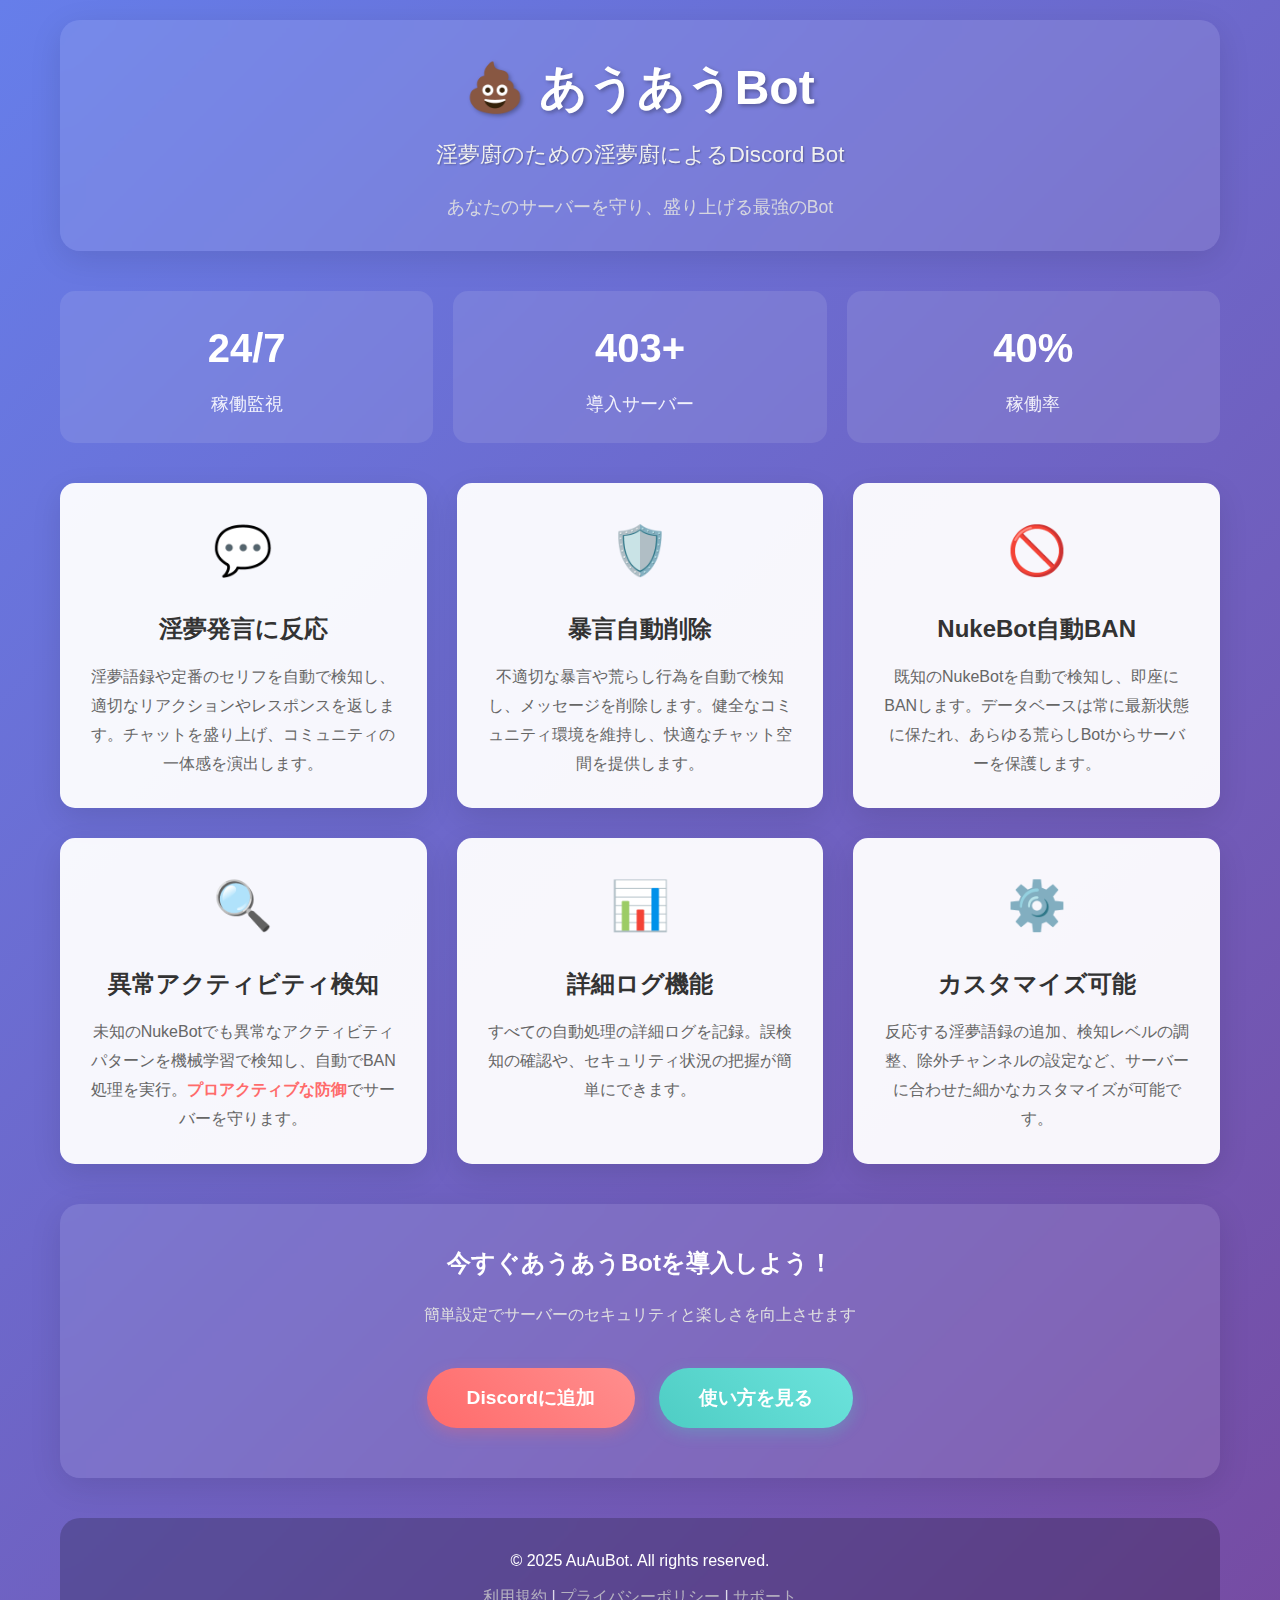
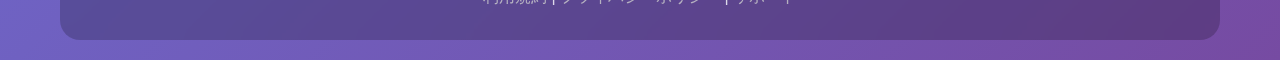
<file: index.html>
<!DOCTYPE html>
<html lang="ja">
<head>
    <meta charset="UTF-8">
    <meta name="viewport" content="width=device-width, initial-scale=1.0">
    <link rel=”icon” href=“/image/favicon.ico”>
    <title>あうあうBot - 淫夢廚のための淫夢廚によるDiscord Bot</title>
    <style>
        * {
            margin: 0;
            padding: 0;
            box-sizing: border-box;
        }

        body {
            font-family: 'Segoe UI', Tahoma, Geneva, Verdana, sans-serif;
            background: linear-gradient(135deg, #667eea 0%, #764ba2 100%);
            color: #333;
            line-height: 1.6;
        }

        .container {
            max-width: 1200px;
            margin: 0 auto;
            padding: 0 20px;
        }

        header {
            background: rgba(255, 255, 255, 0.1);
            backdrop-filter: blur(10px);
            border-radius: 20px;
            margin: 20px 0;
            padding: 30px;
            text-align: center;
            box-shadow: 0 8px 32px rgba(0, 0, 0, 0.1);
        }

        .logo {
            font-size: 3em;
            font-weight: bold;
            color: #fff;
            text-shadow: 2px 2px 4px rgba(0, 0, 0, 0.3);
            margin-bottom: 10px;
        }

        .tagline {
            font-size: 1.4em;
            color: #f0f0f0;
            margin-bottom: 20px;
            text-shadow: 1px 1px 2px rgba(0, 0, 0, 0.3);
        }

        .subtitle {
            font-size: 1.1em;
            color: #e0e0e0;
            opacity: 0.9;
        }

        .features {
            display: grid;
            grid-template-columns: repeat(auto-fit, minmax(300px, 1fr));
            gap: 30px;
            margin: 40px 0;
        }

        .feature-card {
            background: rgba(255, 255, 255, 0.95);
            border-radius: 15px;
            padding: 30px;
            box-shadow: 0 10px 30px rgba(0, 0, 0, 0.1);
            transition: transform 0.3s ease, box-shadow 0.3s ease;
        }

        .feature-card:hover {
            transform: translateY(-5px);
            box-shadow: 0 15px 40px rgba(0, 0, 0, 0.2);
        }

        .feature-icon {
            font-size: 3em;
            margin-bottom: 20px;
            text-align: center;
        }

        .feature-title {
            font-size: 1.5em;
            font-weight: bold;
            margin-bottom: 15px;
            color: #333;
            text-align: center;
        }

        .feature-description {
            color: #666;
            text-align: center;
            line-height: 1.8;
        }

        .cta-section {
            background: rgba(255, 255, 255, 0.1);
            backdrop-filter: blur(10px);
            border-radius: 20px;
            padding: 40px;
            text-align: center;
            margin: 40px 0;
            box-shadow: 0 8px 32px rgba(0, 0, 0, 0.1);
        }

        .cta-button {
            display: inline-block;
            background: linear-gradient(45deg, #ff6b6b, #ff8e8e);
            color: white;
            padding: 15px 40px;
            text-decoration: none;
            border-radius: 50px;
            font-weight: bold;
            font-size: 1.2em;
            transition: all 0.3s ease;
            box-shadow: 0 5px 15px rgba(255, 107, 107, 0.3);
            margin: 10px;
        }

        .cta-button:hover {
            transform: translateY(-2px);
            box-shadow: 0 8px 25px rgba(255, 107, 107, 0.4);
        }

        .cta-button.secondary {
            background: linear-gradient(45deg, #4ecdc4, #6ce3dc);
            box-shadow: 0 5px 15px rgba(78, 205, 196, 0.3);
        }

        .cta-button.secondary:hover {
            box-shadow: 0 8px 25px rgba(78, 205, 196, 0.4);
        }

        .stats {
            display: grid;
            grid-template-columns: repeat(auto-fit, minmax(200px, 1fr));
            gap: 20px;
            margin: 40px 0;
        }

        .stat-card {
            background: rgba(255, 255, 255, 0.1);
            backdrop-filter: blur(10px);
            border-radius: 15px;
            padding: 25px;
            text-align: center;
            color: white;
        }

        .stat-number {
            font-size: 2.5em;
            font-weight: bold;
            margin-bottom: 10px;
        }

        .stat-label {
            font-size: 1.1em;
            opacity: 0.9;
        }

        footer {
            background: rgba(0, 0, 0, 0.2);
            backdrop-filter: blur(10px);
            border-radius: 20px;
            padding: 30px;
            text-align: center;
            margin: 40px 0 20px 0;
            color: white;
        }

        .highlight {
            color: #ff6b6b;
            font-weight: bold;
        }

        @media (max-width: 768px) {
            .logo {
                font-size: 2em;
            }
            
            .tagline {
                font-size: 1.1em;
            }
            
            .features {
                grid-template-columns: 1fr;
            }
        }
    </style>
</head>
<body>
    <div class="container">
        <header>
            <div class="logo">💩 あうあうBot</div>
            <div class="tagline">淫夢廚のための淫夢廚によるDiscord Bot</div>
            <div class="subtitle">あなたのサーバーを守り、盛り上げる最強のBot</div>
        </header>

        <div class="stats">
            <div class="stat-card">
                <div class="stat-number">24/7</div>
                <div class="stat-label">稼働監視</div>
            </div>
            <div class="stat-card">
                <div class="stat-number">1000+</div>
                <div class="stat-label">導入サーバー</div>
            </div>
            <div class="stat-card">
                <div class="stat-number">99.9%</div>
                <div class="stat-label">稼働率</div>
            </div>
        </div>

        <div class="features">
            <div class="feature-card">
                <div class="feature-icon">💬</div>
                <div class="feature-title">淫夢発言に反応</div>
                <div class="feature-description">
                    淫夢語録や定番のセリフを自動で検知し、適切なリアクションやレスポンスを返します。チャットを盛り上げ、コミュニティの一体感を演出します。
                </div>
            </div>

            <div class="feature-card">
                <div class="feature-icon">🛡️</div>
                <div class="feature-title">暴言自動削除</div>
                <div class="feature-description">
                    不適切な暴言や荒らし行為を自動で検知し、メッセージを削除します。健全なコミュニティ環境を維持し、快適なチャット空間を提供します。
                </div>
            </div>

            <div class="feature-card">
                <div class="feature-icon">🚫</div>
                <div class="feature-title">NukeBot自動BAN</div>
                <div class="feature-description">
                    既知のNukeBotを自動で検知し、即座にBANします。データベースは常に最新状態に保たれ、あらゆる荒らしBotからサーバーを保護します。
                </div>
            </div>

            <div class="feature-card">
                <div class="feature-icon">🔍</div>
                <div class="feature-title">異常アクティビティ検知</div>
                <div class="feature-description">
                    未知のNukeBotでも異常なアクティビティパターンを機械学習で検知し、自動でBAN処理を実行。<span class="highlight">プロアクティブな防御</span>でサーバーを守ります。
                </div>
            </div>

            <div class="feature-card">
                <div class="feature-icon">📊</div>
                <div class="feature-title">詳細ログ機能</div>
                <div class="feature-description">
                    すべての自動処理の詳細ログを記録。誤検知の確認や、セキュリティ状況の把握が簡単にできます。
                </div>
            </div>

            <div class="feature-card">
                <div class="feature-icon">⚙️</div>
                <div class="feature-title">カスタマイズ可能</div>
                <div class="feature-description">
                    反応する淫夢語録の追加、検知レベルの調整、除外チャンネルの設定など、サーバーに合わせた細かなカスタマイズが可能です。
                </div>
            </div>
        </div>

        <div class="cta-section">
            <h2 style="color: white; margin-bottom: 20px;">今すぐあうあうBotを導入しよう！</h2>
            <p style="color: #e0e0e0; margin-bottom: 30px;">簡単設定でサーバーのセキュリティと楽しさを向上させます</p>
            <a href="#" class="cta-button">Discordに追加</a>
            <a href="#" class="cta-button secondary">使い方を見る</a>
        </div>

        <footer>
            <p>&copy; 2025 AuAuBot. All rights reserved.</p>
            <p style="margin-top: 10px; opacity: 0.8;">
                <a href="#" style="color: #ccc; text-decoration: none;">利用規約</a> | 
                <a href="#" style="color: #ccc; text-decoration: none;">プライバシーポリシー</a> | 
                <a href="#" style="color: #ccc; text-decoration: none;">サポート</a>
            </p>
        </footer>
    </div>

    <script>
        // 簡単なアニメーション効果
        document.addEventListener('DOMContentLoaded', function() {
            const cards = document.querySelectorAll('.feature-card');
            
            const observer = new IntersectionObserver((entries) => {
                entries.forEach(entry => {
                    if (entry.isIntersecting) {
                        entry.target.style.opacity = '1';
                        entry.target.style.transform = 'translateY(0)';
                    }
                });
            }, {
                threshold: 0.1
            });

            cards.forEach(card => {
                card.style.opacity = '0';
                card.style.transform = 'translateY(20px)';
                card.style.transition = 'all 0.6s ease';
                observer.observe(card);
            });

            // 統計数字のカウントアップ効果
            const statNumbers = document.querySelectorAll('.stat-number');
            statNumbers.forEach(stat => {
                const finalValue = stat.textContent;
                if (finalValue.includes('+')) {
                    const number = parseInt(finalValue.replace('+', ''));
                    animateNumber(stat, 0, number, '+');
                } else if (finalValue.includes('%')) {
                    const number = parseFloat(finalValue.replace('%', ''));
                    animateNumber(stat, 0, number, '%');
                } else if (finalValue.includes('/')) {
                    // 24/7の場合はそのまま
                    return;
                }
            });
        });

        function animateNumber(element, start, end, suffix) {
            const duration = 2000;
            const startTime = Date.now();
            
            const update = () => {
                const elapsed = Date.now() - startTime;
                const progress = Math.min(elapsed / duration, 1);
                const current = Math.floor(start + (end - start) * progress);
                
                element.textContent = current + suffix;
                
                if (progress < 1) {
                    requestAnimationFrame(update);
                }
            };
            
            update();
        }
    </script>
</body>
</html>
</file>
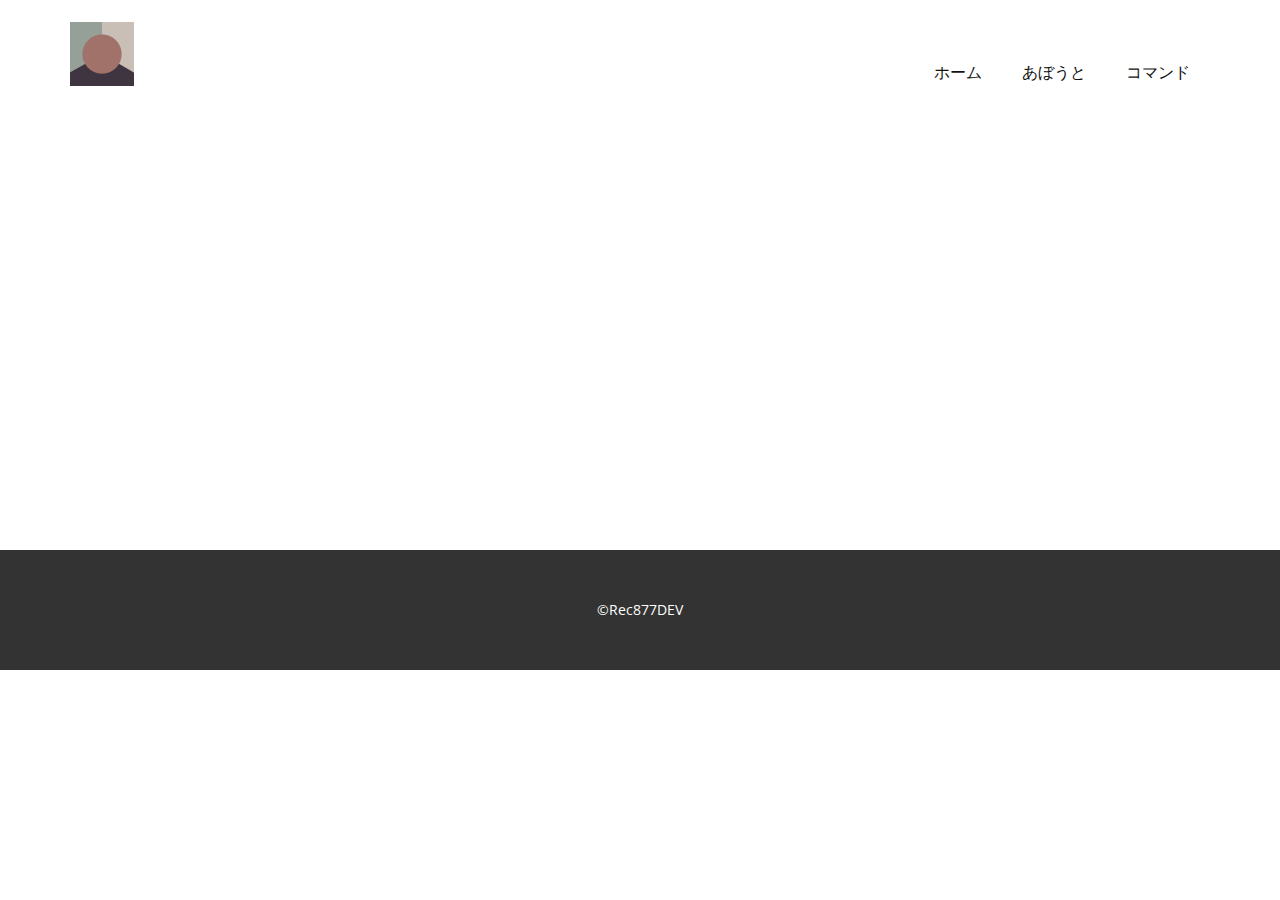
<file: About.html>
<!DOCTYPE html>
<html style="font-size: 16px;" lang="ja-JP"><head>
    <meta name="viewport" content="width=device-width, initial-scale=1.0">
    <meta charset="utf-8">
    <meta name="keywords" content="">
    <meta name="description" content="淫夢要素と荒らし対策をほどほどに備えたDiscord Bot">
    <title>About</title>
    <link rel="stylesheet" href="nicepage.css" media="screen">
<link rel="stylesheet" href="About.css" media="screen">
    <script class="u-script" type="text/javascript" src="jquery.js" defer=""></script>
    <script class="u-script" type="text/javascript" src="nicepage.js" defer=""></script>
    <meta name="generator" content="Nicepage 7.11.4, nicepage.com">
    <link rel="icon" href="images/bot.png">
    
    
    
    <link id="u-theme-google-font" rel="stylesheet" href="https://fonts.googleapis.com/css?family=Roboto:100,100i,200,200i,300,300i,400,400i,500,500i,600,600i,700,700i,800,800i,900,900i|Open+Sans:300,300i,400,400i,500,500i,600,600i,700,700i,800,800i">
    <script type="application/ld+json">{
		"@context": "http://schema.org",
		"@type": "Organization",
		"name": "あうあうBot - 清潔なDiscord Bot",
		"logo": "images/bot.png?rand=2789"
}</script>
    <meta name="theme-color" content="#478ac9">
    <meta property="og:title" content="About">
    <meta property="og:description" content="淫夢要素と荒らし対策をほどほどに備えたDiscord Bot">
    <meta property="og:type" content="website">
  <meta data-intl-tel-input-cdn-path="intlTelInput/"></head>
  <body data-path-to-root="./" data-include-products="false" class="u-body u-clearfix u-xl-mode" data-lang="ja"><header class="u-clearfix u-header u-header" id="header"><div class="u-clearfix u-sheet u-valign-middle-lg u-valign-middle-md u-valign-middle-sm u-valign-middle-xs u-sheet-1">
        <a href="#" class="u-image u-logo u-image-1" data-image-width="256" data-image-height="256">
          <img src="images/bot.png?rand=2789" class="u-logo-image u-logo-image-1">
        </a>
        <nav class="u-menu u-menu-one-level u-offcanvas u-menu-1" role="navigation">
          <div class="menu-collapse" style="font-size: 1rem; letter-spacing: 0px;">
            <a class="u-button-style u-custom-left-right-menu-spacing u-custom-padding-bottom u-custom-text-active-color u-custom-text-hover-color u-custom-top-bottom-menu-spacing u-hamburger-link u-nav-link u-text-active-palette-1-base u-text-hover-palette-2-base" href="#" tabindex="-1" aria-label="Open menu" aria-controls="4fda">
              <svg class="u-svg-link" viewBox="0 0 24 24"><use xlink:href="#menu-hamburger"></use></svg>
              <svg class="u-svg-content" version="1.1" id="menu-hamburger" viewBox="0 0 16 16" x="0px" y="0px" xmlns:xlink="http://www.w3.org/1999/xlink" xmlns="http://www.w3.org/2000/svg"><g><rect y="1" width="16" height="2"></rect><rect y="7" width="16" height="2"></rect><rect y="13" width="16" height="2"></rect>
</g></svg>
            </a>
          </div>
          <div class="u-custom-menu u-nav-container">
            <ul class="u-nav u-unstyled u-nav-1" role="menubar"><li role="none" class="u-nav-item"><a role="menuitem" class="u-button-style u-nav-link u-text-active-custom-color-2 u-text-hover-custom-color-1" href="./" style="padding: 10px 20px;">ホーム</a>
</li><li role="none" class="u-nav-item"><a role="menuitem" class="u-button-style u-nav-link u-text-active-custom-color-2 u-text-hover-custom-color-1" href="./" style="padding: 10px 20px;">あぼうと</a>
</li><li role="none" class="u-nav-item"><a role="menuitem" class="u-button-style u-nav-link u-text-active-custom-color-2 u-text-hover-custom-color-1" href="./" style="padding: 10px 20px;">コマンド</a>
</li></ul>
          </div>
          <div class="u-custom-menu u-nav-container-collapse" id="4fda" role="region" aria-label="Menu panel">
            <div class="u-black u-container-style u-inner-container-layout u-opacity u-opacity-95 u-sidenav">
              <div class="u-inner-container-layout u-sidenav-overflow">
                <div class="u-menu-close" tabindex="-1" aria-label="Close menu"></div>
                <ul class="u-align-center u-nav u-popupmenu-items u-unstyled u-nav-2" role="menubar"><li role="none" class="u-nav-item"><a role="menuitem" class="u-button-style u-nav-link" href="./">ホーム</a>
</li><li role="none" class="u-nav-item"><a role="menuitem" class="u-button-style u-nav-link" href="./">あぼうと</a>
</li><li role="none" class="u-nav-item"><a role="menuitem" class="u-button-style u-nav-link" href="./">コマンド</a>
</li></ul>
              </div>
            </div>
            <div class="u-black u-menu-overlay u-opacity u-opacity-70"></div>
          </div>
        </nav>
      </div></header>
    <section class="u-clearfix u-section-1" id="block-1">
      <div class="u-clearfix u-sheet u-sheet-1"></div>
    </section>
    
    
    
    <footer class="u-align-center u-clearfix u-container-align-center u-footer u-grey-80 u-footer" id="footer"><div class="u-clearfix u-sheet u-valign-middle-lg u-valign-middle-md u-valign-middle-sm u-sheet-1">
        <p class="u-small-text u-text u-text-variant u-text-1">©Rec877DEV</p>
      </div></footer>
  
</body></html>
</file>
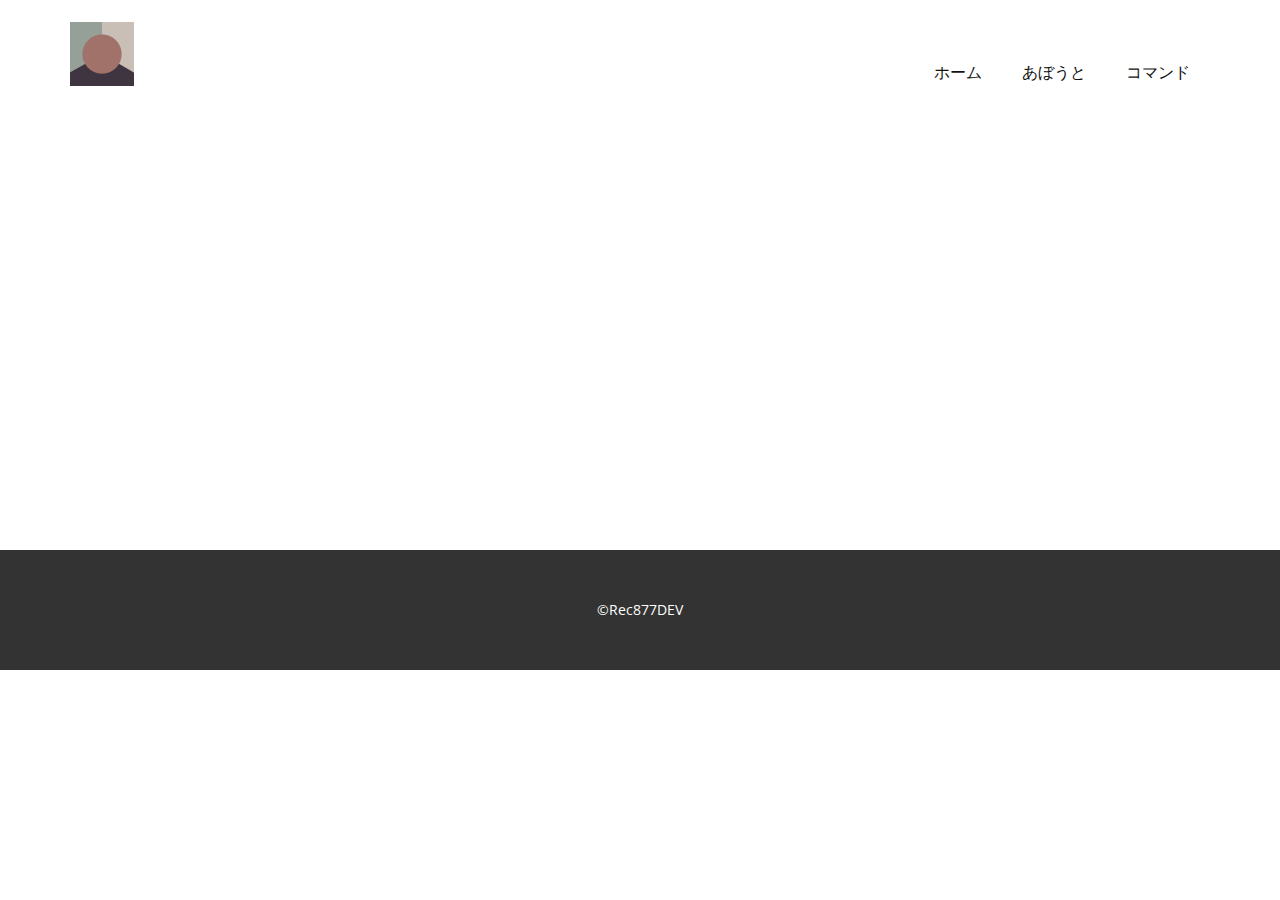
<file: commands.html>
<!DOCTYPE html>
<html style="font-size: 16px;" lang="ja-JP"><head>
    <meta name="viewport" content="width=device-width, initial-scale=1.0">
    <meta charset="utf-8">
    <meta name="keywords" content="">
    <meta name="description" content="淫夢要素と荒らし対策をほどほどに備えたDiscord Bot">
    <title>commands</title>
    <link rel="stylesheet" href="nicepage.css" media="screen">
<link rel="stylesheet" href="commands.css" media="screen">
    <script class="u-script" type="text/javascript" src="jquery.js" defer=""></script>
    <script class="u-script" type="text/javascript" src="nicepage.js" defer=""></script>
    <meta name="generator" content="Nicepage 7.11.4, nicepage.com">
    <link rel="icon" href="images/bot.png">
    
    
    
    <link id="u-theme-google-font" rel="stylesheet" href="https://fonts.googleapis.com/css?family=Roboto:100,100i,200,200i,300,300i,400,400i,500,500i,600,600i,700,700i,800,800i,900,900i|Open+Sans:300,300i,400,400i,500,500i,600,600i,700,700i,800,800i">
    <script type="application/ld+json">{
		"@context": "http://schema.org",
		"@type": "Organization",
		"name": "あうあうBot - 清潔なDiscord Bot",
		"logo": "images/bot.png?rand=2789"
}</script>
    <meta name="theme-color" content="#478ac9">
    <meta property="og:title" content="commands">
    <meta property="og:description" content="淫夢要素と荒らし対策をほどほどに備えたDiscord Bot">
    <meta property="og:type" content="website">
  <meta data-intl-tel-input-cdn-path="intlTelInput/"></head>
  <body data-path-to-root="./" data-include-products="false" class="u-body u-xl-mode" data-lang="ja"><header class="u-clearfix u-header u-header" id="header"><div class="u-clearfix u-sheet u-valign-middle-lg u-valign-middle-md u-valign-middle-sm u-valign-middle-xs u-sheet-1">
        <a href="#" class="u-image u-logo u-image-1" data-image-width="256" data-image-height="256">
          <img src="images/bot.png?rand=2789" class="u-logo-image u-logo-image-1">
        </a>
        <nav class="u-menu u-menu-one-level u-offcanvas u-menu-1" role="navigation">
          <div class="menu-collapse" style="font-size: 1rem; letter-spacing: 0px;">
            <a class="u-button-style u-custom-left-right-menu-spacing u-custom-padding-bottom u-custom-text-active-color u-custom-text-hover-color u-custom-top-bottom-menu-spacing u-hamburger-link u-nav-link u-text-active-palette-1-base u-text-hover-palette-2-base" href="#" tabindex="-1" aria-label="Open menu" aria-controls="4fda">
              <svg class="u-svg-link" viewBox="0 0 24 24"><use xlink:href="#menu-hamburger"></use></svg>
              <svg class="u-svg-content" version="1.1" id="menu-hamburger" viewBox="0 0 16 16" x="0px" y="0px" xmlns:xlink="http://www.w3.org/1999/xlink" xmlns="http://www.w3.org/2000/svg"><g><rect y="1" width="16" height="2"></rect><rect y="7" width="16" height="2"></rect><rect y="13" width="16" height="2"></rect>
</g></svg>
            </a>
          </div>
          <div class="u-custom-menu u-nav-container">
            <ul class="u-nav u-unstyled u-nav-1" role="menubar"><li role="none" class="u-nav-item"><a role="menuitem" class="u-button-style u-nav-link u-text-active-custom-color-2 u-text-hover-custom-color-1" href="./" style="padding: 10px 20px;">ホーム</a>
</li><li role="none" class="u-nav-item"><a role="menuitem" class="u-button-style u-nav-link u-text-active-custom-color-2 u-text-hover-custom-color-1" href="./" style="padding: 10px 20px;">あぼうと</a>
</li><li role="none" class="u-nav-item"><a role="menuitem" class="u-button-style u-nav-link u-text-active-custom-color-2 u-text-hover-custom-color-1" href="./" style="padding: 10px 20px;">コマンド</a>
</li></ul>
          </div>
          <div class="u-custom-menu u-nav-container-collapse" id="4fda" role="region" aria-label="Menu panel">
            <div class="u-black u-container-style u-inner-container-layout u-opacity u-opacity-95 u-sidenav">
              <div class="u-inner-container-layout u-sidenav-overflow">
                <div class="u-menu-close" tabindex="-1" aria-label="Close menu"></div>
                <ul class="u-align-center u-nav u-popupmenu-items u-unstyled u-nav-2" role="menubar"><li role="none" class="u-nav-item"><a role="menuitem" class="u-button-style u-nav-link" href="./">ホーム</a>
</li><li role="none" class="u-nav-item"><a role="menuitem" class="u-button-style u-nav-link" href="./">あぼうと</a>
</li><li role="none" class="u-nav-item"><a role="menuitem" class="u-button-style u-nav-link" href="./">コマンド</a>
</li></ul>
              </div>
            </div>
            <div class="u-black u-menu-overlay u-opacity u-opacity-70"></div>
          </div>
        </nav>
      </div></header>
    <section class="u-clearfix u-section-1" id="block-2">
      <div class="u-clearfix u-sheet u-sheet-1"></div>
    </section>
    
    
    
    <footer class="u-align-center u-clearfix u-container-align-center u-footer u-grey-80 u-footer" id="footer"><div class="u-clearfix u-sheet u-valign-middle-lg u-valign-middle-md u-valign-middle-sm u-sheet-1">
        <p class="u-small-text u-text u-text-variant u-text-1">©Rec877DEV</p>
      </div></footer>
  
</body></html>
</file>
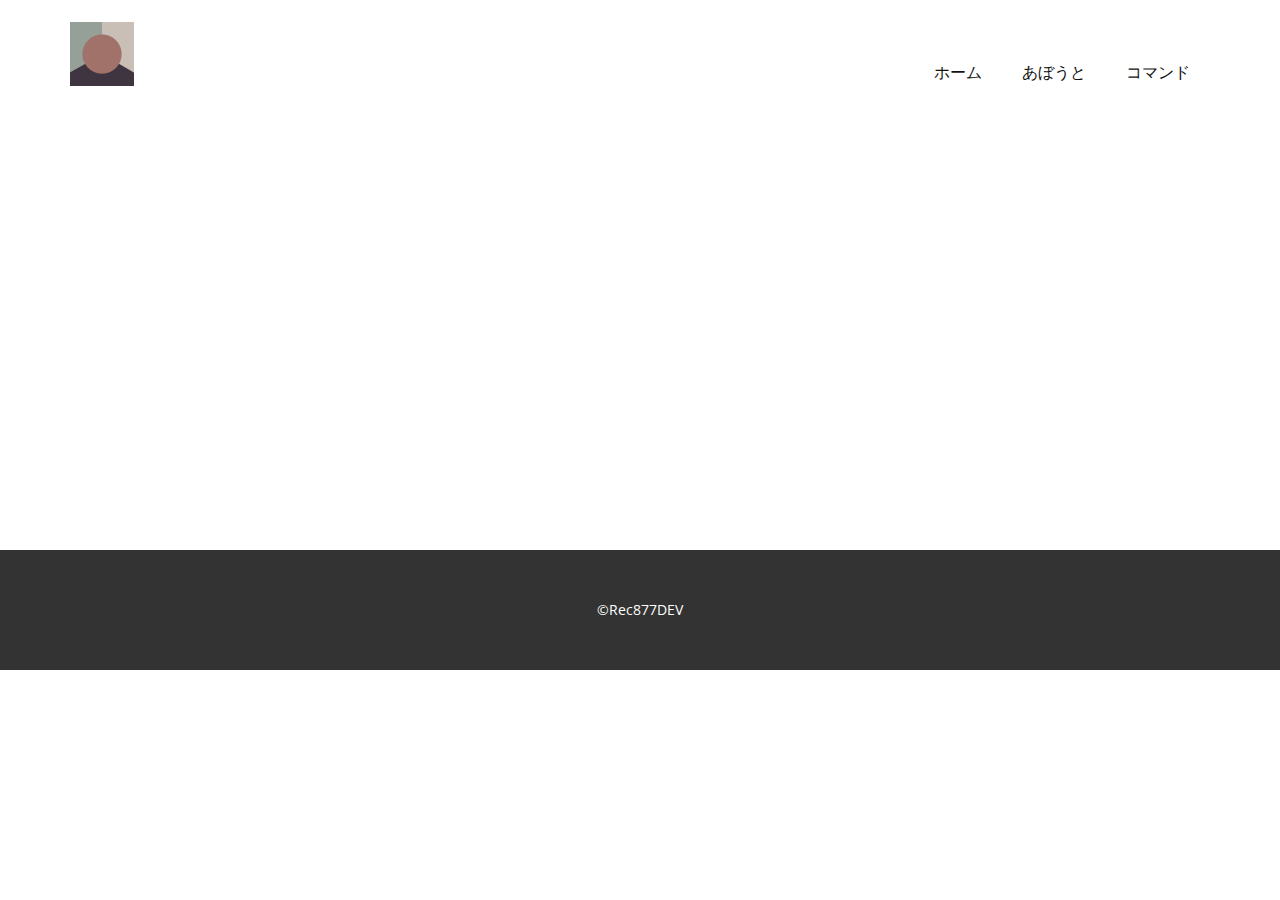
<file: Contact.html>
<!DOCTYPE html>
<html style="font-size: 16px;" lang="ja-JP"><head>
    <meta name="viewport" content="width=device-width, initial-scale=1.0">
    <meta charset="utf-8">
    <meta name="keywords" content="">
    <meta name="description" content="淫夢要素と荒らし対策をほどほどに備えたDiscord Bot">
    <title>Contact</title>
    <link rel="stylesheet" href="nicepage.css" media="screen">
<link rel="stylesheet" href="Contact.css" media="screen">
    <script class="u-script" type="text/javascript" src="jquery.js" defer=""></script>
    <script class="u-script" type="text/javascript" src="nicepage.js" defer=""></script>
    <meta name="generator" content="Nicepage 7.11.4, nicepage.com">
    <link rel="icon" href="images/bot.png">
    
    
    
    <link id="u-theme-google-font" rel="stylesheet" href="https://fonts.googleapis.com/css?family=Roboto:100,100i,200,200i,300,300i,400,400i,500,500i,600,600i,700,700i,800,800i,900,900i|Open+Sans:300,300i,400,400i,500,500i,600,600i,700,700i,800,800i">
    <script type="application/ld+json">{
		"@context": "http://schema.org",
		"@type": "Organization",
		"name": "あうあうBot - 清潔なDiscord Bot",
		"logo": "images/bot.png?rand=2789"
}</script>
    <meta name="theme-color" content="#478ac9">
    <meta property="og:title" content="Contact">
    <meta property="og:description" content="淫夢要素と荒らし対策をほどほどに備えたDiscord Bot">
    <meta property="og:type" content="website">
  <meta data-intl-tel-input-cdn-path="intlTelInput/"></head>
  <body data-path-to-root="./" data-include-products="false" class="u-body u-xl-mode" data-lang="ja"><header class="u-clearfix u-header u-header" id="header"><div class="u-clearfix u-sheet u-valign-middle-lg u-valign-middle-md u-valign-middle-sm u-valign-middle-xs u-sheet-1">
        <a href="#" class="u-image u-logo u-image-1" data-image-width="256" data-image-height="256">
          <img src="images/bot.png?rand=2789" class="u-logo-image u-logo-image-1">
        </a>
        <nav class="u-menu u-menu-one-level u-offcanvas u-menu-1" role="navigation">
          <div class="menu-collapse" style="font-size: 1rem; letter-spacing: 0px;">
            <a class="u-button-style u-custom-left-right-menu-spacing u-custom-padding-bottom u-custom-text-active-color u-custom-text-hover-color u-custom-top-bottom-menu-spacing u-hamburger-link u-nav-link u-text-active-palette-1-base u-text-hover-palette-2-base" href="#" tabindex="-1" aria-label="Open menu" aria-controls="4fda">
              <svg class="u-svg-link" viewBox="0 0 24 24"><use xlink:href="#menu-hamburger"></use></svg>
              <svg class="u-svg-content" version="1.1" id="menu-hamburger" viewBox="0 0 16 16" x="0px" y="0px" xmlns:xlink="http://www.w3.org/1999/xlink" xmlns="http://www.w3.org/2000/svg"><g><rect y="1" width="16" height="2"></rect><rect y="7" width="16" height="2"></rect><rect y="13" width="16" height="2"></rect>
</g></svg>
            </a>
          </div>
          <div class="u-custom-menu u-nav-container">
            <ul class="u-nav u-unstyled u-nav-1" role="menubar"><li role="none" class="u-nav-item"><a role="menuitem" class="u-button-style u-nav-link u-text-active-custom-color-2 u-text-hover-custom-color-1" href="./" style="padding: 10px 20px;">ホーム</a>
</li><li role="none" class="u-nav-item"><a role="menuitem" class="u-button-style u-nav-link u-text-active-custom-color-2 u-text-hover-custom-color-1" href="./" style="padding: 10px 20px;">あぼうと</a>
</li><li role="none" class="u-nav-item"><a role="menuitem" class="u-button-style u-nav-link u-text-active-custom-color-2 u-text-hover-custom-color-1" href="./" style="padding: 10px 20px;">コマンド</a>
</li></ul>
          </div>
          <div class="u-custom-menu u-nav-container-collapse" id="4fda" role="region" aria-label="Menu panel">
            <div class="u-black u-container-style u-inner-container-layout u-opacity u-opacity-95 u-sidenav">
              <div class="u-inner-container-layout u-sidenav-overflow">
                <div class="u-menu-close" tabindex="-1" aria-label="Close menu"></div>
                <ul class="u-align-center u-nav u-popupmenu-items u-unstyled u-nav-2" role="menubar"><li role="none" class="u-nav-item"><a role="menuitem" class="u-button-style u-nav-link" href="./">ホーム</a>
</li><li role="none" class="u-nav-item"><a role="menuitem" class="u-button-style u-nav-link" href="./">あぼうと</a>
</li><li role="none" class="u-nav-item"><a role="menuitem" class="u-button-style u-nav-link" href="./">コマンド</a>
</li></ul>
              </div>
            </div>
            <div class="u-black u-menu-overlay u-opacity u-opacity-70"></div>
          </div>
        </nav>
      </div></header>
    <section class="u-clearfix u-section-1" id="block-1">
      <div class="u-clearfix u-sheet u-sheet-1"></div>
    </section>
    
    
    
    <footer class="u-align-center u-clearfix u-container-align-center u-footer u-grey-80 u-footer" id="footer"><div class="u-clearfix u-sheet u-valign-middle-lg u-valign-middle-md u-valign-middle-sm u-sheet-1">
        <p class="u-small-text u-text u-text-variant u-text-1">©Rec877DEV</p>
      </div></footer>
  
</body></html>
</file>
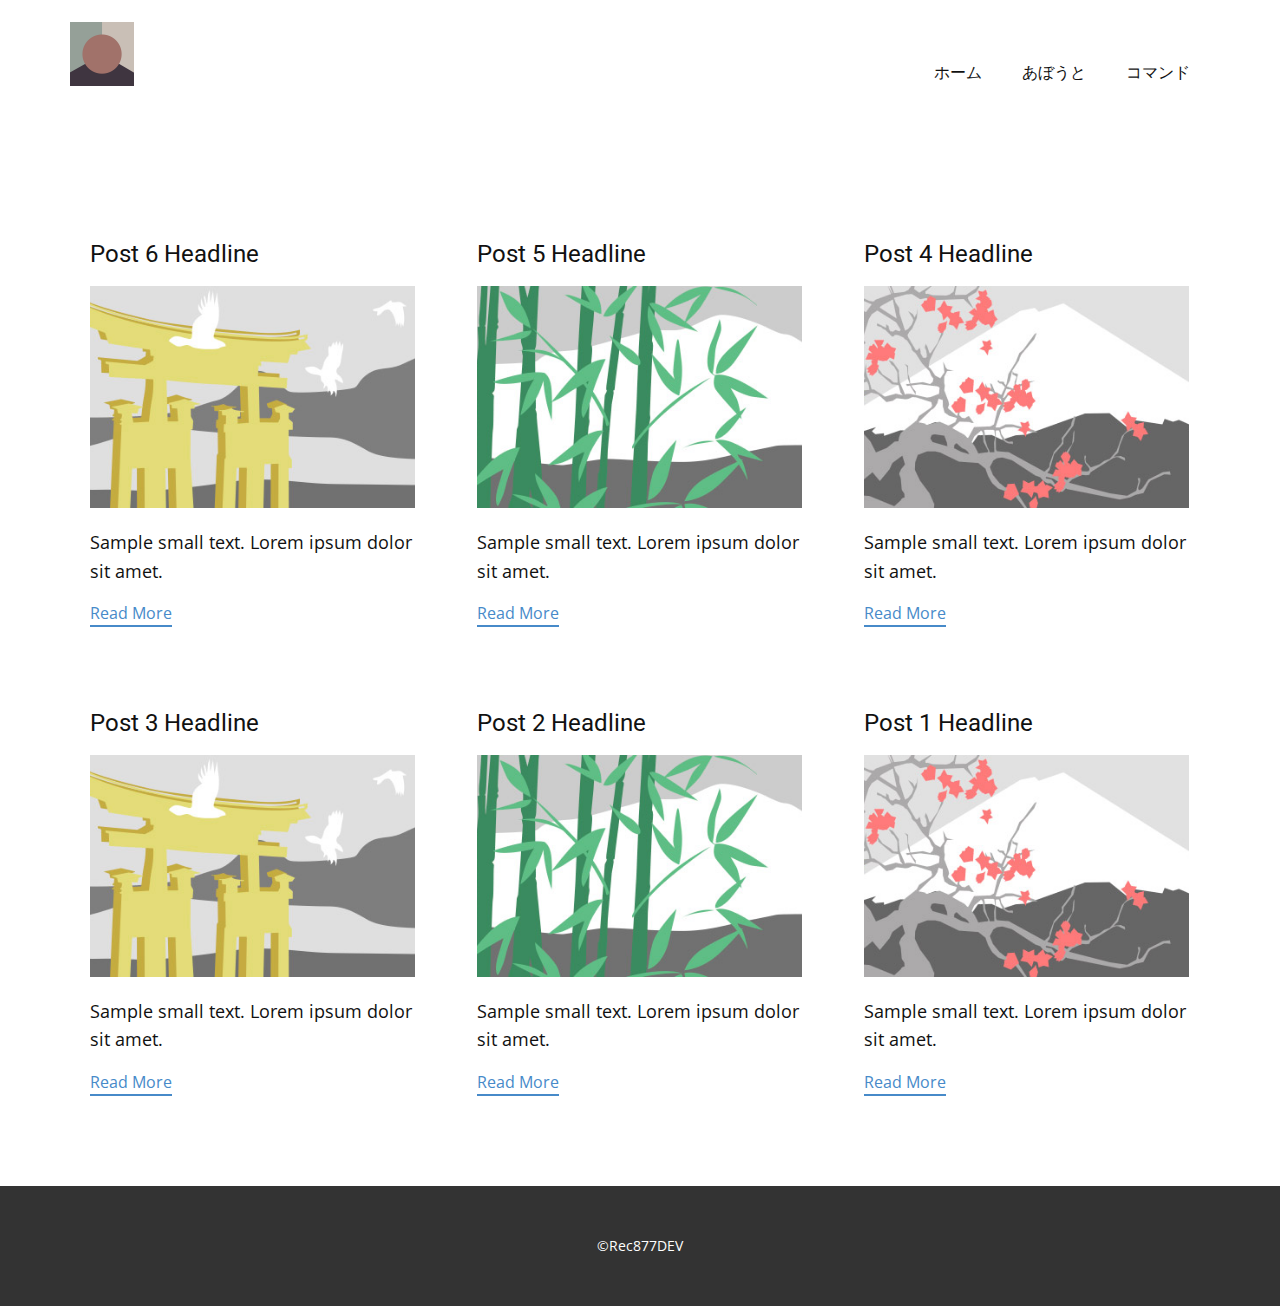
<file: blog/blog.html>
<!DOCTYPE html>
<html style="font-size: 16px;" lang="ja-JP"><head>
    <meta name="viewport" content="width=device-width, initial-scale=1.0">
    <meta charset="utf-8">
    <meta name="keywords" content="">
    <meta name="description" content="淫夢要素と荒らし対策をほどほどに備えたDiscord Bot">
    <title>Blog</title>
    <link rel="stylesheet" href="../nicepage.css" media="screen">
<link rel="stylesheet" href="../Blog-Template.css" media="screen">
    <script class="u-script" type="text/javascript" src="../jquery.js" defer=""></script>
    <script class="u-script" type="text/javascript" src="../nicepage.js" defer=""></script>
    <meta name="generator" content="Nicepage 7.11.4, nicepage.com">
    <link rel="icon" href="../images/bot.png">
    
    
    
    <link id="u-theme-google-font" rel="stylesheet" href="https://fonts.googleapis.com/css?family=Roboto:100,100i,200,200i,300,300i,400,400i,500,500i,600,600i,700,700i,800,800i,900,900i|Open+Sans:300,300i,400,400i,500,500i,600,600i,700,700i,800,800i">
    <script type="application/ld+json">{
		"@context": "http://schema.org",
		"@type": "Organization",
		"name": "あうあうBot - 清潔なDiscord Bot",
		"logo": "images/bot.png?rand=2789"
}</script>
    <meta name="theme-color" content="#478ac9">
  <meta data-intl-tel-input-cdn-path="intlTelInput/"></head>
  <body data-path-to-root="../" data-include-products="false" class="u-body u-xl-mode" data-lang="ja"><header class="u-clearfix u-header u-header" id="header"><div class="u-clearfix u-sheet u-valign-middle-lg u-valign-middle-md u-valign-middle-sm u-valign-middle-xs u-sheet-1">
        <a href="#" class="u-image u-logo u-image-1" data-image-width="256" data-image-height="256">
          <img src="../images/bot.png?rand=2789" class="u-logo-image u-logo-image-1">
        </a>
        <nav class="u-menu u-menu-one-level u-offcanvas u-menu-1" role="navigation">
          <div class="menu-collapse" style="font-size: 1rem; letter-spacing: 0px;">
            <a class="u-button-style u-custom-left-right-menu-spacing u-custom-padding-bottom u-custom-text-active-color u-custom-text-hover-color u-custom-top-bottom-menu-spacing u-hamburger-link u-nav-link u-text-active-palette-1-base u-text-hover-palette-2-base" href="#" tabindex="-1" aria-label="Open menu" aria-controls="4fda">
              <svg class="u-svg-link" viewBox="0 0 24 24"><use xlink:href="#menu-hamburger"></use></svg>
              <svg class="u-svg-content" version="1.1" id="menu-hamburger" viewBox="0 0 16 16" x="0px" y="0px" xmlns:xlink="http://www.w3.org/1999/xlink" xmlns="http://www.w3.org/2000/svg"><g><rect y="1" width="16" height="2"></rect><rect y="7" width="16" height="2"></rect><rect y="13" width="16" height="2"></rect>
</g></svg>
            </a>
          </div>
          <div class="u-custom-menu u-nav-container">
            <ul class="u-nav u-unstyled u-nav-1" role="menubar"><li role="none" class="u-nav-item"><a role="menuitem" class="u-button-style u-nav-link u-text-active-custom-color-2 u-text-hover-custom-color-1" href="../" style="padding: 10px 20px;">ホーム</a>
</li><li role="none" class="u-nav-item"><a role="menuitem" class="u-button-style u-nav-link u-text-active-custom-color-2 u-text-hover-custom-color-1" href="../" style="padding: 10px 20px;">あぼうと</a>
</li><li role="none" class="u-nav-item"><a role="menuitem" class="u-button-style u-nav-link u-text-active-custom-color-2 u-text-hover-custom-color-1" href="../" style="padding: 10px 20px;">コマンド</a>
</li></ul>
          </div>
          <div class="u-custom-menu u-nav-container-collapse" id="4fda" role="region" aria-label="Menu panel">
            <div class="u-black u-container-style u-inner-container-layout u-opacity u-opacity-95 u-sidenav">
              <div class="u-inner-container-layout u-sidenav-overflow">
                <div class="u-menu-close" tabindex="-1" aria-label="Close menu"></div>
                <ul class="u-align-center u-nav u-popupmenu-items u-unstyled u-nav-2" role="menubar"><li role="none" class="u-nav-item"><a role="menuitem" class="u-button-style u-nav-link" href="../">ホーム</a>
</li><li role="none" class="u-nav-item"><a role="menuitem" class="u-button-style u-nav-link" href="../">あぼうと</a>
</li><li role="none" class="u-nav-item"><a role="menuitem" class="u-button-style u-nav-link" href="../">コマンド</a>
</li></ul>
              </div>
            </div>
            <div class="u-black u-menu-overlay u-opacity u-opacity-70"></div>
          </div>
        </nav>
      </div></header>
    <section class="u-clearfix u-section-1" id="block-1">
      <div class="u-clearfix u-sheet u-valign-middle u-sheet-1"><!--blog--><!--blog_options_json--><!--{"type":"Recent","source":"","tags":"","count":""}--><!--/blog_options_json-->
        <div class="u-blog u-expanded-width u-repeater u-repeater-1" data-blog-id="blog-1"><!--blog_post-->
          <div class="u-blog-post u-container-style u-repeater-item u-white u-repeater-item-1">
            <div class="u-container-layout u-similar-container u-valign-top u-container-layout-1"><!--blog_post_header-->
              <h4 class="u-blog-control u-text u-text-1">
                <a class="u-post-header-link" href="../blog/post-5.html">Post 6 Headline</a>
              </h4><!--/blog_post_header--><!--blog_post_image-->
              <img alt="" class="u-blog-control u-expanded-width u-image u-image-default u-image-1" src="../images/8ad73f3c.jpeg" data-href="../blog/post-5.html"><!--/blog_post_image--><!--blog_post_content-->
              <div class="u-blog-control u-post-content u-text u-text-2 fr-view">Sample small text. Lorem ipsum dolor sit amet.</div><!--/blog_post_content--><!--blog_post_readmore-->
              <a href="../blog/post-5.html" class="u-blog-control u-border-2 u-border-palette-1-base u-btn u-btn-rectangle u-button-style u-none u-btn-1"><!--blog_post_readmore_content--><!--options_json--><!--{"content":"","defaultValue":"Read More"}--><!--/options_json-->Read More<!--/blog_post_readmore_content--></a><!--/blog_post_readmore-->
            </div>
          </div><div class="u-blog-post u-container-style u-repeater-item u-video-cover u-white">
            <div class="u-container-layout u-similar-container u-valign-top u-container-layout-2"><!--blog_post_header-->
              <h4 class="u-blog-control u-text u-text-3">
                <a class="u-post-header-link" href="../blog/post-4.html">Post 5 Headline</a>
              </h4><!--/blog_post_header--><!--blog_post_image-->
              <img alt="" class="u-blog-control u-expanded-width u-image u-image-default u-image-2" src="../images/68f64b9d.jpeg" data-href="../blog/post-4.html"><!--/blog_post_image--><!--blog_post_content-->
              <div class="u-blog-control u-post-content u-text u-text-4 fr-view">Sample small text. Lorem ipsum dolor sit amet.</div><!--/blog_post_content--><!--blog_post_readmore-->
              <a href="../blog/post-4.html" class="u-blog-control u-border-2 u-border-palette-1-base u-btn u-btn-rectangle u-button-style u-none u-btn-2"><!--blog_post_readmore_content--><!--options_json--><!--{"content":"","defaultValue":"Read More"}--><!--/options_json-->Read More<!--/blog_post_readmore_content--></a><!--/blog_post_readmore-->
            </div>
          </div><div class="u-blog-post u-container-style u-repeater-item u-video-cover u-white">
            <div class="u-container-layout u-similar-container u-valign-top u-container-layout-3"><!--blog_post_header-->
              <h4 class="u-blog-control u-text u-text-5">
                <a class="u-post-header-link" href="../blog/post-3.html">Post 4 Headline</a>
              </h4><!--/blog_post_header--><!--blog_post_image-->
              <img alt="" class="u-blog-control u-expanded-width u-image u-image-default u-image-3" src="../images/0fd3416c.jpeg" data-href="../blog/post-3.html"><!--/blog_post_image--><!--blog_post_content-->
              <div class="u-blog-control u-post-content u-text u-text-6 fr-view">Sample small text. Lorem ipsum dolor sit amet.</div><!--/blog_post_content--><!--blog_post_readmore-->
              <a href="../blog/post-3.html" class="u-blog-control u-border-2 u-border-palette-1-base u-btn u-btn-rectangle u-button-style u-none u-btn-3"><!--blog_post_readmore_content--><!--options_json--><!--{"content":"","defaultValue":"Read More"}--><!--/options_json-->Read More<!--/blog_post_readmore_content--></a><!--/blog_post_readmore-->
            </div>
          </div><div class="u-blog-post u-container-style u-repeater-item u-white u-repeater-item-1">
            <div class="u-container-layout u-similar-container u-valign-top u-container-layout-1"><!--blog_post_header-->
              <h4 class="u-blog-control u-text u-text-1">
                <a class="u-post-header-link" href="../blog/post-2.html">Post 3 Headline</a>
              </h4><!--/blog_post_header--><!--blog_post_image-->
              <img alt="" class="u-blog-control u-expanded-width u-image u-image-default u-image-1" src="../images/8ad73f3c.jpeg" data-href="../blog/post-2.html"><!--/blog_post_image--><!--blog_post_content-->
              <div class="u-blog-control u-post-content u-text u-text-2 fr-view">Sample small text. Lorem ipsum dolor sit amet.</div><!--/blog_post_content--><!--blog_post_readmore-->
              <a href="../blog/post-2.html" class="u-blog-control u-border-2 u-border-palette-1-base u-btn u-btn-rectangle u-button-style u-none u-btn-1"><!--blog_post_readmore_content--><!--options_json--><!--{"content":"","defaultValue":"Read More"}--><!--/options_json-->Read More<!--/blog_post_readmore_content--></a><!--/blog_post_readmore-->
            </div>
          </div><div class="u-blog-post u-container-style u-repeater-item u-video-cover u-white">
            <div class="u-container-layout u-similar-container u-valign-top u-container-layout-2"><!--blog_post_header-->
              <h4 class="u-blog-control u-text u-text-3">
                <a class="u-post-header-link" href="../blog/post-1.html">Post 2 Headline</a>
              </h4><!--/blog_post_header--><!--blog_post_image-->
              <img alt="" class="u-blog-control u-expanded-width u-image u-image-default u-image-2" src="../images/68f64b9d.jpeg" data-href="../blog/post-1.html"><!--/blog_post_image--><!--blog_post_content-->
              <div class="u-blog-control u-post-content u-text u-text-4 fr-view">Sample small text. Lorem ipsum dolor sit amet.</div><!--/blog_post_content--><!--blog_post_readmore-->
              <a href="../blog/post-1.html" class="u-blog-control u-border-2 u-border-palette-1-base u-btn u-btn-rectangle u-button-style u-none u-btn-2"><!--blog_post_readmore_content--><!--options_json--><!--{"content":"","defaultValue":"Read More"}--><!--/options_json-->Read More<!--/blog_post_readmore_content--></a><!--/blog_post_readmore-->
            </div>
          </div><div class="u-blog-post u-container-style u-repeater-item u-video-cover u-white">
            <div class="u-container-layout u-similar-container u-valign-top u-container-layout-3"><!--blog_post_header-->
              <h4 class="u-blog-control u-text u-text-5">
                <a class="u-post-header-link" href="../blog/post.html">Post 1 Headline</a>
              </h4><!--/blog_post_header--><!--blog_post_image-->
              <img alt="" class="u-blog-control u-expanded-width u-image u-image-default u-image-3" src="../images/0fd3416c.jpeg" data-href="../blog/post.html"><!--/blog_post_image--><!--blog_post_content-->
              <div class="u-blog-control u-post-content u-text u-text-6 fr-view">Sample small text. Lorem ipsum dolor sit amet.</div><!--/blog_post_content--><!--blog_post_readmore-->
              <a href="../blog/post.html" class="u-blog-control u-border-2 u-border-palette-1-base u-btn u-btn-rectangle u-button-style u-none u-btn-3"><!--blog_post_readmore_content--><!--options_json--><!--{"content":"","defaultValue":"Read More"}--><!--/options_json-->Read More<!--/blog_post_readmore_content--></a><!--/blog_post_readmore-->
            </div>
          </div><!--/blog_post--><!--blog_post-->
          <!--/blog_post--><!--blog_post-->
          <!--/blog_post-->
        </div><!--/blog-->
      </div>
    </section>
    
    
    
    <footer class="u-align-center u-clearfix u-container-align-center u-footer u-grey-80 u-footer" id="footer"><div class="u-clearfix u-sheet u-valign-middle-lg u-valign-middle-md u-valign-middle-sm u-sheet-1">
        <p class="u-small-text u-text u-text-variant u-text-1">©Rec877DEV</p>
      </div></footer>
  
</body></html>
</file>
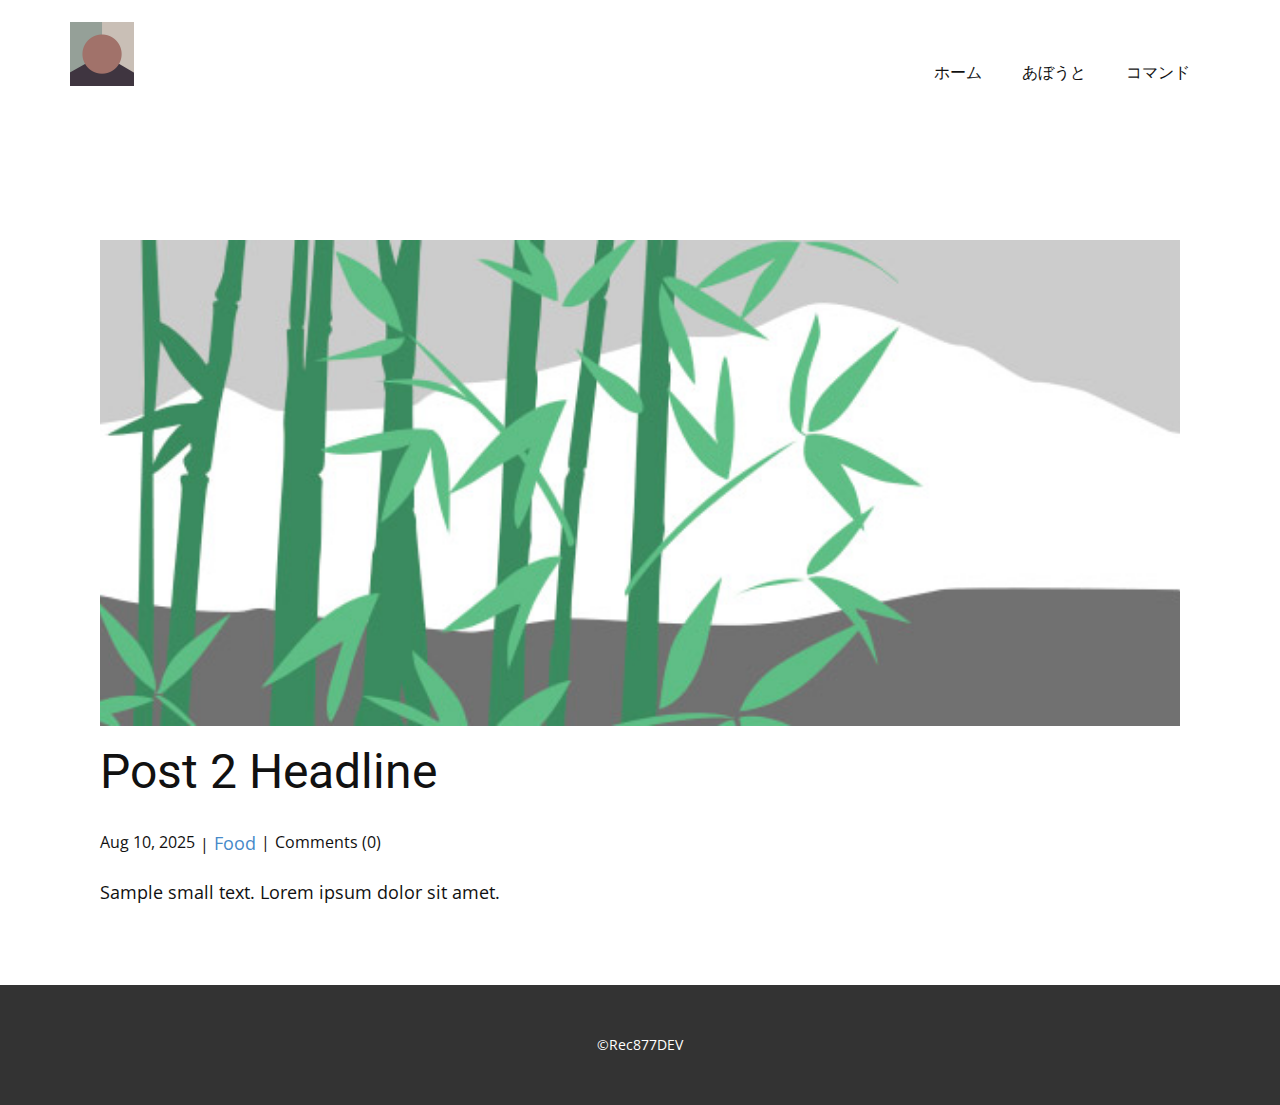
<file: blog/post-1.html>
<!DOCTYPE html>
<html style="font-size: 16px;" lang="ja-JP"><head>
    <meta name="viewport" content="width=device-width, initial-scale=1.0">
    <meta charset="utf-8">
    <meta name="keywords" content="Post 1 Headline">
    <meta name="description" content="淫夢要素と荒らし対策をほどほどに備えたDiscord Bot">
    <title>Post 2 Headline</title>
    <link rel="stylesheet" href="../nicepage.css" media="screen">
<link rel="stylesheet" href="../Post-Template.css" media="screen">
    <script class="u-script" type="text/javascript" src="../jquery.js" defer=""></script>
    <script class="u-script" type="text/javascript" src="../nicepage.js" defer=""></script>
    <meta name="generator" content="Nicepage 7.11.4, nicepage.com">
    <link rel="icon" href="../images/bot.png">
    
    
    
    <link id="u-theme-google-font" rel="stylesheet" href="https://fonts.googleapis.com/css?family=Roboto:100,100i,200,200i,300,300i,400,400i,500,500i,600,600i,700,700i,800,800i,900,900i|Open+Sans:300,300i,400,400i,500,500i,600,600i,700,700i,800,800i">
    <script type="application/ld+json">{
		"@context": "http://schema.org",
		"@type": "Organization",
		"name": "あうあうBot - 清潔なDiscord Bot",
		"logo": "images/bot.png?rand=2789"
}</script>
    <meta name="theme-color" content="#478ac9">
  <meta data-intl-tel-input-cdn-path="intlTelInput/"></head>
  <body data-path-to-root="./" data-include-products="false" class="u-body u-xl-mode" data-lang="ja"><header class="u-clearfix u-header u-header" id="header"><div class="u-clearfix u-sheet u-valign-middle-lg u-valign-middle-md u-valign-middle-sm u-valign-middle-xs u-sheet-1">
        <a href="#" class="u-image u-logo u-image-1" data-image-width="256" data-image-height="256">
          <img src="../images/bot.png?rand=2789" class="u-logo-image u-logo-image-1">
        </a>
        <nav class="u-menu u-menu-one-level u-offcanvas u-menu-1" role="navigation">
          <div class="menu-collapse" style="font-size: 1rem; letter-spacing: 0px;">
            <a class="u-button-style u-custom-left-right-menu-spacing u-custom-padding-bottom u-custom-text-active-color u-custom-text-hover-color u-custom-top-bottom-menu-spacing u-hamburger-link u-nav-link u-text-active-palette-1-base u-text-hover-palette-2-base" href="#" tabindex="-1" aria-label="Open menu" aria-controls="4fda">
              <svg class="u-svg-link" viewBox="0 0 24 24"><use xlink:href="#menu-hamburger"></use></svg>
              <svg class="u-svg-content" version="1.1" id="menu-hamburger" viewBox="0 0 16 16" x="0px" y="0px" xmlns:xlink="http://www.w3.org/1999/xlink" xmlns="http://www.w3.org/2000/svg"><g><rect y="1" width="16" height="2"></rect><rect y="7" width="16" height="2"></rect><rect y="13" width="16" height="2"></rect>
</g></svg>
            </a>
          </div>
          <div class="u-custom-menu u-nav-container">
            <ul class="u-nav u-unstyled u-nav-1" role="menubar"><li role="none" class="u-nav-item"><a role="menuitem" class="u-button-style u-nav-link u-text-active-custom-color-2 u-text-hover-custom-color-1" href="../" style="padding: 10px 20px;">ホーム</a>
</li><li role="none" class="u-nav-item"><a role="menuitem" class="u-button-style u-nav-link u-text-active-custom-color-2 u-text-hover-custom-color-1" href="../" style="padding: 10px 20px;">あぼうと</a>
</li><li role="none" class="u-nav-item"><a role="menuitem" class="u-button-style u-nav-link u-text-active-custom-color-2 u-text-hover-custom-color-1" href="../" style="padding: 10px 20px;">コマンド</a>
</li></ul>
          </div>
          <div class="u-custom-menu u-nav-container-collapse" id="4fda" role="region" aria-label="Menu panel">
            <div class="u-black u-container-style u-inner-container-layout u-opacity u-opacity-95 u-sidenav">
              <div class="u-inner-container-layout u-sidenav-overflow">
                <div class="u-menu-close" tabindex="-1" aria-label="Close menu"></div>
                <ul class="u-align-center u-nav u-popupmenu-items u-unstyled u-nav-2" role="menubar"><li role="none" class="u-nav-item"><a role="menuitem" class="u-button-style u-nav-link" href="../">ホーム</a>
</li><li role="none" class="u-nav-item"><a role="menuitem" class="u-button-style u-nav-link" href="../">あぼうと</a>
</li><li role="none" class="u-nav-item"><a role="menuitem" class="u-button-style u-nav-link" href="../">コマンド</a>
</li></ul>
              </div>
            </div>
            <div class="u-black u-menu-overlay u-opacity u-opacity-70"></div>
          </div>
        </nav>
      </div></header>
    <section class="u-align-center u-clearfix u-section-1" id="block-1">
      <div class="u-clearfix u-sheet u-valign-middle-md u-valign-middle-sm u-valign-middle-xs u-sheet-1"><!--post_details--><!--post_details_options_json--><!--{"source":""}--><!--/post_details_options_json--><!--blog_post-->
        <div class="u-container-style u-expanded-width u-post-details u-post-details-1">
          <div class="u-container-layout u-valign-middle u-container-layout-1"><!--blog_post_image-->
            <img alt="" class="u-blog-control u-expanded-width u-image u-image-default u-image-1" src="../images/68f64b9d.jpeg"><!--/blog_post_image--><!--blog_post_header-->
            <h2 class="u-blog-control u-text u-text-1">Post 2 Headline</h2><!--/blog_post_header--><!--blog_post_metadata-->
            <div class="u-blog-control u-metadata u-metadata-1"><!--blog_post_metadata_date--><span class="u-meta-date u-meta-icon">Aug 10, 2025</span><!--/blog_post_metadata_date--><!--blog_post_metadata_category--><span class="u-meta-category u-meta-icon"><a href="/blog/blog.html#/blog-1///1">Food</a></span><!--/blog_post_metadata_category--><!--blog_post_metadata_comments--><span class="u-meta-comments u-meta-icon"><!--blog_post_metadata_comments_content-->Comments (0)<!--/blog_post_metadata_comments_content--></span><!--/blog_post_metadata_comments-->
            </div><!--/blog_post_metadata--><!--blog_post_content-->
            <div class="u-align-justify u-blog-control u-post-content u-text u-text-2 fr-view">
  <p>Sample small text. Lorem ipsum dolor sit amet.</p>
  </div><!--/blog_post_content-->
          </div>
        </div><!--/blog_post--><!--/post_details-->
      </div>
    </section>
    
    
    
    <footer class="u-align-center u-clearfix u-container-align-center u-footer u-grey-80 u-footer" id="footer"><div class="u-clearfix u-sheet u-valign-middle-lg u-valign-middle-md u-valign-middle-sm u-sheet-1">
        <p class="u-small-text u-text u-text-variant u-text-1">©Rec877DEV</p>
      </div></footer>
  
</body></html>
</file>
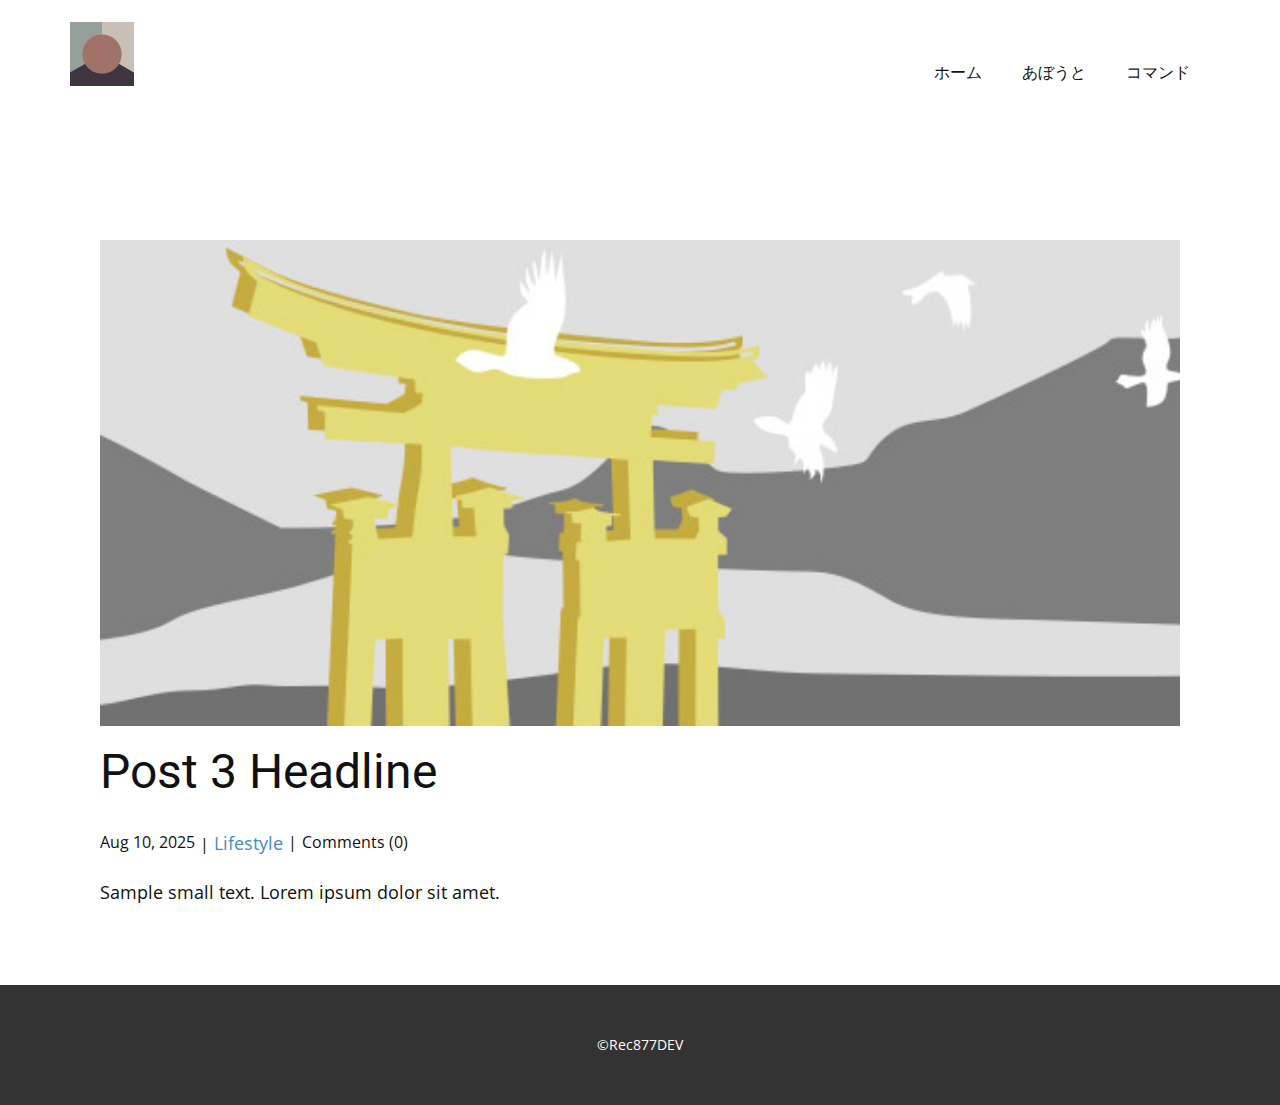
<file: blog/post-2.html>
<!DOCTYPE html>
<html style="font-size: 16px;" lang="ja-JP"><head>
    <meta name="viewport" content="width=device-width, initial-scale=1.0">
    <meta charset="utf-8">
    <meta name="keywords" content="Post 1 Headline">
    <meta name="description" content="淫夢要素と荒らし対策をほどほどに備えたDiscord Bot">
    <title>Post 3 Headline</title>
    <link rel="stylesheet" href="../nicepage.css" media="screen">
<link rel="stylesheet" href="../Post-Template.css" media="screen">
    <script class="u-script" type="text/javascript" src="../jquery.js" defer=""></script>
    <script class="u-script" type="text/javascript" src="../nicepage.js" defer=""></script>
    <meta name="generator" content="Nicepage 7.11.4, nicepage.com">
    <link rel="icon" href="../images/bot.png">
    
    
    
    <link id="u-theme-google-font" rel="stylesheet" href="https://fonts.googleapis.com/css?family=Roboto:100,100i,200,200i,300,300i,400,400i,500,500i,600,600i,700,700i,800,800i,900,900i|Open+Sans:300,300i,400,400i,500,500i,600,600i,700,700i,800,800i">
    <script type="application/ld+json">{
		"@context": "http://schema.org",
		"@type": "Organization",
		"name": "あうあうBot - 清潔なDiscord Bot",
		"logo": "images/bot.png?rand=2789"
}</script>
    <meta name="theme-color" content="#478ac9">
  <meta data-intl-tel-input-cdn-path="intlTelInput/"></head>
  <body data-path-to-root="./" data-include-products="false" class="u-body u-xl-mode" data-lang="ja"><header class="u-clearfix u-header u-header" id="header"><div class="u-clearfix u-sheet u-valign-middle-lg u-valign-middle-md u-valign-middle-sm u-valign-middle-xs u-sheet-1">
        <a href="#" class="u-image u-logo u-image-1" data-image-width="256" data-image-height="256">
          <img src="../images/bot.png?rand=2789" class="u-logo-image u-logo-image-1">
        </a>
        <nav class="u-menu u-menu-one-level u-offcanvas u-menu-1" role="navigation">
          <div class="menu-collapse" style="font-size: 1rem; letter-spacing: 0px;">
            <a class="u-button-style u-custom-left-right-menu-spacing u-custom-padding-bottom u-custom-text-active-color u-custom-text-hover-color u-custom-top-bottom-menu-spacing u-hamburger-link u-nav-link u-text-active-palette-1-base u-text-hover-palette-2-base" href="#" tabindex="-1" aria-label="Open menu" aria-controls="4fda">
              <svg class="u-svg-link" viewBox="0 0 24 24"><use xlink:href="#menu-hamburger"></use></svg>
              <svg class="u-svg-content" version="1.1" id="menu-hamburger" viewBox="0 0 16 16" x="0px" y="0px" xmlns:xlink="http://www.w3.org/1999/xlink" xmlns="http://www.w3.org/2000/svg"><g><rect y="1" width="16" height="2"></rect><rect y="7" width="16" height="2"></rect><rect y="13" width="16" height="2"></rect>
</g></svg>
            </a>
          </div>
          <div class="u-custom-menu u-nav-container">
            <ul class="u-nav u-unstyled u-nav-1" role="menubar"><li role="none" class="u-nav-item"><a role="menuitem" class="u-button-style u-nav-link u-text-active-custom-color-2 u-text-hover-custom-color-1" href="../" style="padding: 10px 20px;">ホーム</a>
</li><li role="none" class="u-nav-item"><a role="menuitem" class="u-button-style u-nav-link u-text-active-custom-color-2 u-text-hover-custom-color-1" href="../" style="padding: 10px 20px;">あぼうと</a>
</li><li role="none" class="u-nav-item"><a role="menuitem" class="u-button-style u-nav-link u-text-active-custom-color-2 u-text-hover-custom-color-1" href="../" style="padding: 10px 20px;">コマンド</a>
</li></ul>
          </div>
          <div class="u-custom-menu u-nav-container-collapse" id="4fda" role="region" aria-label="Menu panel">
            <div class="u-black u-container-style u-inner-container-layout u-opacity u-opacity-95 u-sidenav">
              <div class="u-inner-container-layout u-sidenav-overflow">
                <div class="u-menu-close" tabindex="-1" aria-label="Close menu"></div>
                <ul class="u-align-center u-nav u-popupmenu-items u-unstyled u-nav-2" role="menubar"><li role="none" class="u-nav-item"><a role="menuitem" class="u-button-style u-nav-link" href="../">ホーム</a>
</li><li role="none" class="u-nav-item"><a role="menuitem" class="u-button-style u-nav-link" href="../">あぼうと</a>
</li><li role="none" class="u-nav-item"><a role="menuitem" class="u-button-style u-nav-link" href="../">コマンド</a>
</li></ul>
              </div>
            </div>
            <div class="u-black u-menu-overlay u-opacity u-opacity-70"></div>
          </div>
        </nav>
      </div></header>
    <section class="u-align-center u-clearfix u-section-1" id="block-1">
      <div class="u-clearfix u-sheet u-valign-middle-md u-valign-middle-sm u-valign-middle-xs u-sheet-1"><!--post_details--><!--post_details_options_json--><!--{"source":""}--><!--/post_details_options_json--><!--blog_post-->
        <div class="u-container-style u-expanded-width u-post-details u-post-details-1">
          <div class="u-container-layout u-valign-middle u-container-layout-1"><!--blog_post_image-->
            <img alt="" class="u-blog-control u-expanded-width u-image u-image-default u-image-1" src="../images/8ad73f3c.jpeg"><!--/blog_post_image--><!--blog_post_header-->
            <h2 class="u-blog-control u-text u-text-1">Post 3 Headline</h2><!--/blog_post_header--><!--blog_post_metadata-->
            <div class="u-blog-control u-metadata u-metadata-1"><!--blog_post_metadata_date--><span class="u-meta-date u-meta-icon">Aug 10, 2025</span><!--/blog_post_metadata_date--><!--blog_post_metadata_category--><span class="u-meta-category u-meta-icon"><a href="/blog/blog.html#/blog-1///3">Lifestyle</a></span><!--/blog_post_metadata_category--><!--blog_post_metadata_comments--><span class="u-meta-comments u-meta-icon"><!--blog_post_metadata_comments_content-->Comments (0)<!--/blog_post_metadata_comments_content--></span><!--/blog_post_metadata_comments-->
            </div><!--/blog_post_metadata--><!--blog_post_content-->
            <div class="u-align-justify u-blog-control u-post-content u-text u-text-2 fr-view">
  <p>Sample small text. Lorem ipsum dolor sit amet.</p>
  </div><!--/blog_post_content-->
          </div>
        </div><!--/blog_post--><!--/post_details-->
      </div>
    </section>
    
    
    
    <footer class="u-align-center u-clearfix u-container-align-center u-footer u-grey-80 u-footer" id="footer"><div class="u-clearfix u-sheet u-valign-middle-lg u-valign-middle-md u-valign-middle-sm u-sheet-1">
        <p class="u-small-text u-text u-text-variant u-text-1">©Rec877DEV</p>
      </div></footer>
  
</body></html>
</file>
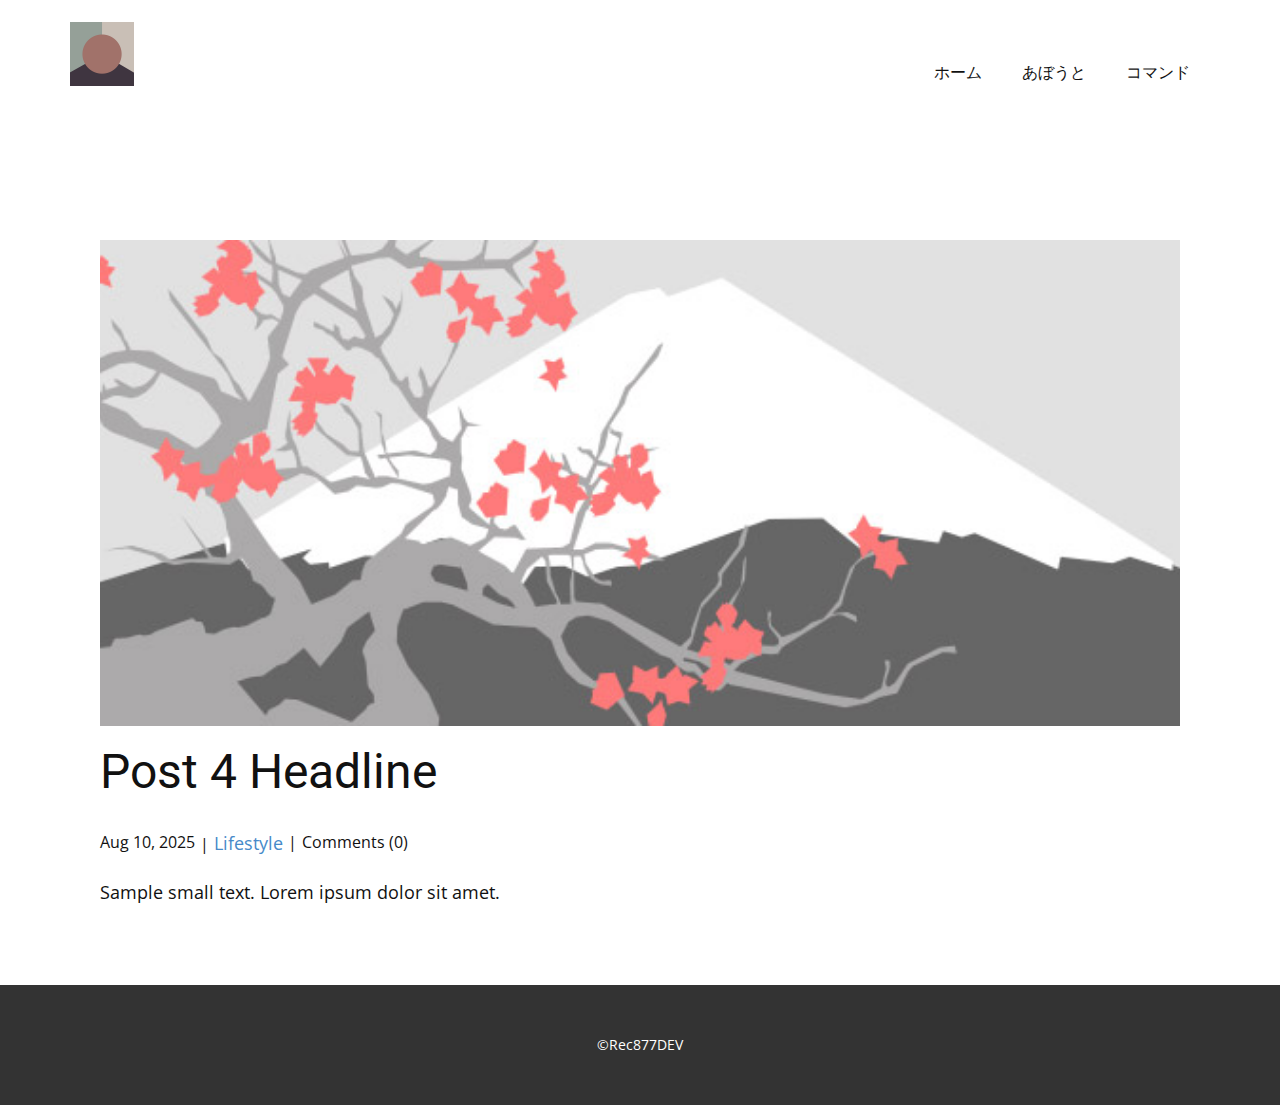
<file: blog/post-3.html>
<!DOCTYPE html>
<html style="font-size: 16px;" lang="ja-JP"><head>
    <meta name="viewport" content="width=device-width, initial-scale=1.0">
    <meta charset="utf-8">
    <meta name="keywords" content="Post 1 Headline">
    <meta name="description" content="淫夢要素と荒らし対策をほどほどに備えたDiscord Bot">
    <title>Post 4 Headline</title>
    <link rel="stylesheet" href="../nicepage.css" media="screen">
<link rel="stylesheet" href="../Post-Template.css" media="screen">
    <script class="u-script" type="text/javascript" src="../jquery.js" defer=""></script>
    <script class="u-script" type="text/javascript" src="../nicepage.js" defer=""></script>
    <meta name="generator" content="Nicepage 7.11.4, nicepage.com">
    <link rel="icon" href="../images/bot.png">
    
    
    
    <link id="u-theme-google-font" rel="stylesheet" href="https://fonts.googleapis.com/css?family=Roboto:100,100i,200,200i,300,300i,400,400i,500,500i,600,600i,700,700i,800,800i,900,900i|Open+Sans:300,300i,400,400i,500,500i,600,600i,700,700i,800,800i">
    <script type="application/ld+json">{
		"@context": "http://schema.org",
		"@type": "Organization",
		"name": "あうあうBot - 清潔なDiscord Bot",
		"logo": "images/bot.png?rand=2789"
}</script>
    <meta name="theme-color" content="#478ac9">
  <meta data-intl-tel-input-cdn-path="intlTelInput/"></head>
  <body data-path-to-root="./" data-include-products="false" class="u-body u-xl-mode" data-lang="ja"><header class="u-clearfix u-header u-header" id="header"><div class="u-clearfix u-sheet u-valign-middle-lg u-valign-middle-md u-valign-middle-sm u-valign-middle-xs u-sheet-1">
        <a href="#" class="u-image u-logo u-image-1" data-image-width="256" data-image-height="256">
          <img src="../images/bot.png?rand=2789" class="u-logo-image u-logo-image-1">
        </a>
        <nav class="u-menu u-menu-one-level u-offcanvas u-menu-1" role="navigation">
          <div class="menu-collapse" style="font-size: 1rem; letter-spacing: 0px;">
            <a class="u-button-style u-custom-left-right-menu-spacing u-custom-padding-bottom u-custom-text-active-color u-custom-text-hover-color u-custom-top-bottom-menu-spacing u-hamburger-link u-nav-link u-text-active-palette-1-base u-text-hover-palette-2-base" href="#" tabindex="-1" aria-label="Open menu" aria-controls="4fda">
              <svg class="u-svg-link" viewBox="0 0 24 24"><use xlink:href="#menu-hamburger"></use></svg>
              <svg class="u-svg-content" version="1.1" id="menu-hamburger" viewBox="0 0 16 16" x="0px" y="0px" xmlns:xlink="http://www.w3.org/1999/xlink" xmlns="http://www.w3.org/2000/svg"><g><rect y="1" width="16" height="2"></rect><rect y="7" width="16" height="2"></rect><rect y="13" width="16" height="2"></rect>
</g></svg>
            </a>
          </div>
          <div class="u-custom-menu u-nav-container">
            <ul class="u-nav u-unstyled u-nav-1" role="menubar"><li role="none" class="u-nav-item"><a role="menuitem" class="u-button-style u-nav-link u-text-active-custom-color-2 u-text-hover-custom-color-1" href="../" style="padding: 10px 20px;">ホーム</a>
</li><li role="none" class="u-nav-item"><a role="menuitem" class="u-button-style u-nav-link u-text-active-custom-color-2 u-text-hover-custom-color-1" href="../" style="padding: 10px 20px;">あぼうと</a>
</li><li role="none" class="u-nav-item"><a role="menuitem" class="u-button-style u-nav-link u-text-active-custom-color-2 u-text-hover-custom-color-1" href="../" style="padding: 10px 20px;">コマンド</a>
</li></ul>
          </div>
          <div class="u-custom-menu u-nav-container-collapse" id="4fda" role="region" aria-label="Menu panel">
            <div class="u-black u-container-style u-inner-container-layout u-opacity u-opacity-95 u-sidenav">
              <div class="u-inner-container-layout u-sidenav-overflow">
                <div class="u-menu-close" tabindex="-1" aria-label="Close menu"></div>
                <ul class="u-align-center u-nav u-popupmenu-items u-unstyled u-nav-2" role="menubar"><li role="none" class="u-nav-item"><a role="menuitem" class="u-button-style u-nav-link" href="../">ホーム</a>
</li><li role="none" class="u-nav-item"><a role="menuitem" class="u-button-style u-nav-link" href="../">あぼうと</a>
</li><li role="none" class="u-nav-item"><a role="menuitem" class="u-button-style u-nav-link" href="../">コマンド</a>
</li></ul>
              </div>
            </div>
            <div class="u-black u-menu-overlay u-opacity u-opacity-70"></div>
          </div>
        </nav>
      </div></header>
    <section class="u-align-center u-clearfix u-section-1" id="block-1">
      <div class="u-clearfix u-sheet u-valign-middle-md u-valign-middle-sm u-valign-middle-xs u-sheet-1"><!--post_details--><!--post_details_options_json--><!--{"source":""}--><!--/post_details_options_json--><!--blog_post-->
        <div class="u-container-style u-expanded-width u-post-details u-post-details-1">
          <div class="u-container-layout u-valign-middle u-container-layout-1"><!--blog_post_image-->
            <img alt="" class="u-blog-control u-expanded-width u-image u-image-default u-image-1" src="../images/0fd3416c.jpeg"><!--/blog_post_image--><!--blog_post_header-->
            <h2 class="u-blog-control u-text u-text-1">Post 4 Headline</h2><!--/blog_post_header--><!--blog_post_metadata-->
            <div class="u-blog-control u-metadata u-metadata-1"><!--blog_post_metadata_date--><span class="u-meta-date u-meta-icon">Aug 10, 2025</span><!--/blog_post_metadata_date--><!--blog_post_metadata_category--><span class="u-meta-category u-meta-icon"><a href="/blog/blog.html#/blog-1///3">Lifestyle</a></span><!--/blog_post_metadata_category--><!--blog_post_metadata_comments--><span class="u-meta-comments u-meta-icon"><!--blog_post_metadata_comments_content-->Comments (0)<!--/blog_post_metadata_comments_content--></span><!--/blog_post_metadata_comments-->
            </div><!--/blog_post_metadata--><!--blog_post_content-->
            <div class="u-align-justify u-blog-control u-post-content u-text u-text-2 fr-view">
  <p>Sample small text. Lorem ipsum dolor sit amet.</p>
  </div><!--/blog_post_content-->
          </div>
        </div><!--/blog_post--><!--/post_details-->
      </div>
    </section>
    
    
    
    <footer class="u-align-center u-clearfix u-container-align-center u-footer u-grey-80 u-footer" id="footer"><div class="u-clearfix u-sheet u-valign-middle-lg u-valign-middle-md u-valign-middle-sm u-sheet-1">
        <p class="u-small-text u-text u-text-variant u-text-1">©Rec877DEV</p>
      </div></footer>
  
</body></html>
</file>
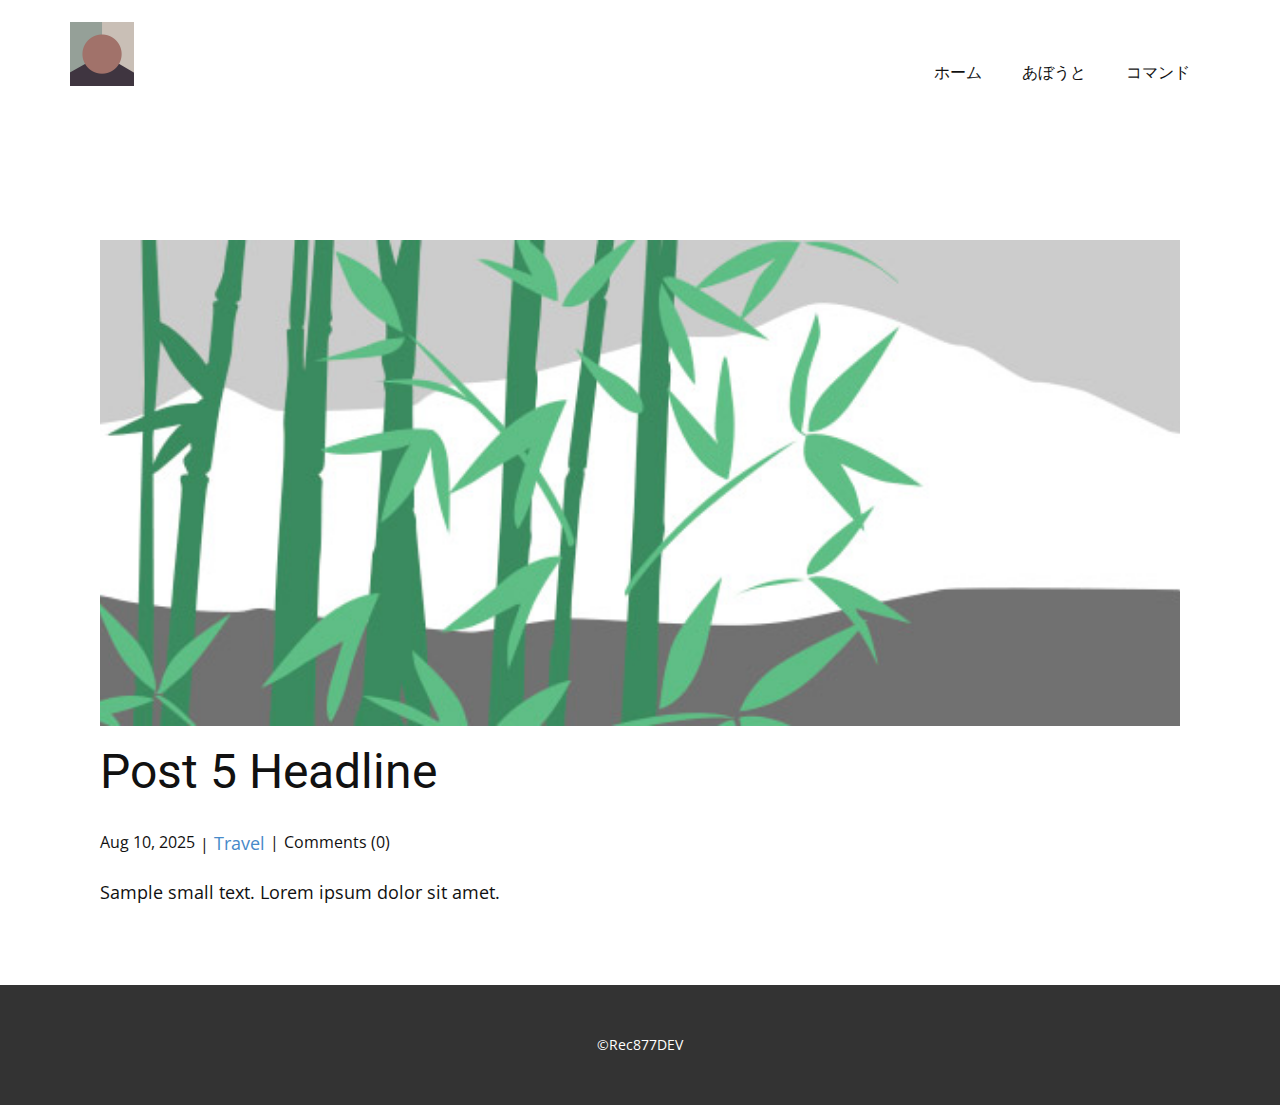
<file: blog/post-4.html>
<!DOCTYPE html>
<html style="font-size: 16px;" lang="ja-JP"><head>
    <meta name="viewport" content="width=device-width, initial-scale=1.0">
    <meta charset="utf-8">
    <meta name="keywords" content="Post 1 Headline">
    <meta name="description" content="淫夢要素と荒らし対策をほどほどに備えたDiscord Bot">
    <title>Post 5 Headline</title>
    <link rel="stylesheet" href="../nicepage.css" media="screen">
<link rel="stylesheet" href="../Post-Template.css" media="screen">
    <script class="u-script" type="text/javascript" src="../jquery.js" defer=""></script>
    <script class="u-script" type="text/javascript" src="../nicepage.js" defer=""></script>
    <meta name="generator" content="Nicepage 7.11.4, nicepage.com">
    <link rel="icon" href="../images/bot.png">
    
    
    
    <link id="u-theme-google-font" rel="stylesheet" href="https://fonts.googleapis.com/css?family=Roboto:100,100i,200,200i,300,300i,400,400i,500,500i,600,600i,700,700i,800,800i,900,900i|Open+Sans:300,300i,400,400i,500,500i,600,600i,700,700i,800,800i">
    <script type="application/ld+json">{
		"@context": "http://schema.org",
		"@type": "Organization",
		"name": "あうあうBot - 清潔なDiscord Bot",
		"logo": "images/bot.png?rand=2789"
}</script>
    <meta name="theme-color" content="#478ac9">
  <meta data-intl-tel-input-cdn-path="intlTelInput/"></head>
  <body data-path-to-root="./" data-include-products="false" class="u-body u-xl-mode" data-lang="ja"><header class="u-clearfix u-header u-header" id="header"><div class="u-clearfix u-sheet u-valign-middle-lg u-valign-middle-md u-valign-middle-sm u-valign-middle-xs u-sheet-1">
        <a href="#" class="u-image u-logo u-image-1" data-image-width="256" data-image-height="256">
          <img src="../images/bot.png?rand=2789" class="u-logo-image u-logo-image-1">
        </a>
        <nav class="u-menu u-menu-one-level u-offcanvas u-menu-1" role="navigation">
          <div class="menu-collapse" style="font-size: 1rem; letter-spacing: 0px;">
            <a class="u-button-style u-custom-left-right-menu-spacing u-custom-padding-bottom u-custom-text-active-color u-custom-text-hover-color u-custom-top-bottom-menu-spacing u-hamburger-link u-nav-link u-text-active-palette-1-base u-text-hover-palette-2-base" href="#" tabindex="-1" aria-label="Open menu" aria-controls="4fda">
              <svg class="u-svg-link" viewBox="0 0 24 24"><use xlink:href="#menu-hamburger"></use></svg>
              <svg class="u-svg-content" version="1.1" id="menu-hamburger" viewBox="0 0 16 16" x="0px" y="0px" xmlns:xlink="http://www.w3.org/1999/xlink" xmlns="http://www.w3.org/2000/svg"><g><rect y="1" width="16" height="2"></rect><rect y="7" width="16" height="2"></rect><rect y="13" width="16" height="2"></rect>
</g></svg>
            </a>
          </div>
          <div class="u-custom-menu u-nav-container">
            <ul class="u-nav u-unstyled u-nav-1" role="menubar"><li role="none" class="u-nav-item"><a role="menuitem" class="u-button-style u-nav-link u-text-active-custom-color-2 u-text-hover-custom-color-1" href="../" style="padding: 10px 20px;">ホーム</a>
</li><li role="none" class="u-nav-item"><a role="menuitem" class="u-button-style u-nav-link u-text-active-custom-color-2 u-text-hover-custom-color-1" href="../" style="padding: 10px 20px;">あぼうと</a>
</li><li role="none" class="u-nav-item"><a role="menuitem" class="u-button-style u-nav-link u-text-active-custom-color-2 u-text-hover-custom-color-1" href="../" style="padding: 10px 20px;">コマンド</a>
</li></ul>
          </div>
          <div class="u-custom-menu u-nav-container-collapse" id="4fda" role="region" aria-label="Menu panel">
            <div class="u-black u-container-style u-inner-container-layout u-opacity u-opacity-95 u-sidenav">
              <div class="u-inner-container-layout u-sidenav-overflow">
                <div class="u-menu-close" tabindex="-1" aria-label="Close menu"></div>
                <ul class="u-align-center u-nav u-popupmenu-items u-unstyled u-nav-2" role="menubar"><li role="none" class="u-nav-item"><a role="menuitem" class="u-button-style u-nav-link" href="../">ホーム</a>
</li><li role="none" class="u-nav-item"><a role="menuitem" class="u-button-style u-nav-link" href="../">あぼうと</a>
</li><li role="none" class="u-nav-item"><a role="menuitem" class="u-button-style u-nav-link" href="../">コマンド</a>
</li></ul>
              </div>
            </div>
            <div class="u-black u-menu-overlay u-opacity u-opacity-70"></div>
          </div>
        </nav>
      </div></header>
    <section class="u-align-center u-clearfix u-section-1" id="block-1">
      <div class="u-clearfix u-sheet u-valign-middle-md u-valign-middle-sm u-valign-middle-xs u-sheet-1"><!--post_details--><!--post_details_options_json--><!--{"source":""}--><!--/post_details_options_json--><!--blog_post-->
        <div class="u-container-style u-expanded-width u-post-details u-post-details-1">
          <div class="u-container-layout u-valign-middle u-container-layout-1"><!--blog_post_image-->
            <img alt="" class="u-blog-control u-expanded-width u-image u-image-default u-image-1" src="../images/68f64b9d.jpeg"><!--/blog_post_image--><!--blog_post_header-->
            <h2 class="u-blog-control u-text u-text-1">Post 5 Headline</h2><!--/blog_post_header--><!--blog_post_metadata-->
            <div class="u-blog-control u-metadata u-metadata-1"><!--blog_post_metadata_date--><span class="u-meta-date u-meta-icon">Aug 10, 2025</span><!--/blog_post_metadata_date--><!--blog_post_metadata_category--><span class="u-meta-category u-meta-icon"><a href="/blog/blog.html#/blog-1///2">Travel</a></span><!--/blog_post_metadata_category--><!--blog_post_metadata_comments--><span class="u-meta-comments u-meta-icon"><!--blog_post_metadata_comments_content-->Comments (0)<!--/blog_post_metadata_comments_content--></span><!--/blog_post_metadata_comments-->
            </div><!--/blog_post_metadata--><!--blog_post_content-->
            <div class="u-align-justify u-blog-control u-post-content u-text u-text-2 fr-view">
  <p>Sample small text. Lorem ipsum dolor sit amet.</p>
  </div><!--/blog_post_content-->
          </div>
        </div><!--/blog_post--><!--/post_details-->
      </div>
    </section>
    
    
    
    <footer class="u-align-center u-clearfix u-container-align-center u-footer u-grey-80 u-footer" id="footer"><div class="u-clearfix u-sheet u-valign-middle-lg u-valign-middle-md u-valign-middle-sm u-sheet-1">
        <p class="u-small-text u-text u-text-variant u-text-1">©Rec877DEV</p>
      </div></footer>
  
</body></html>
</file>
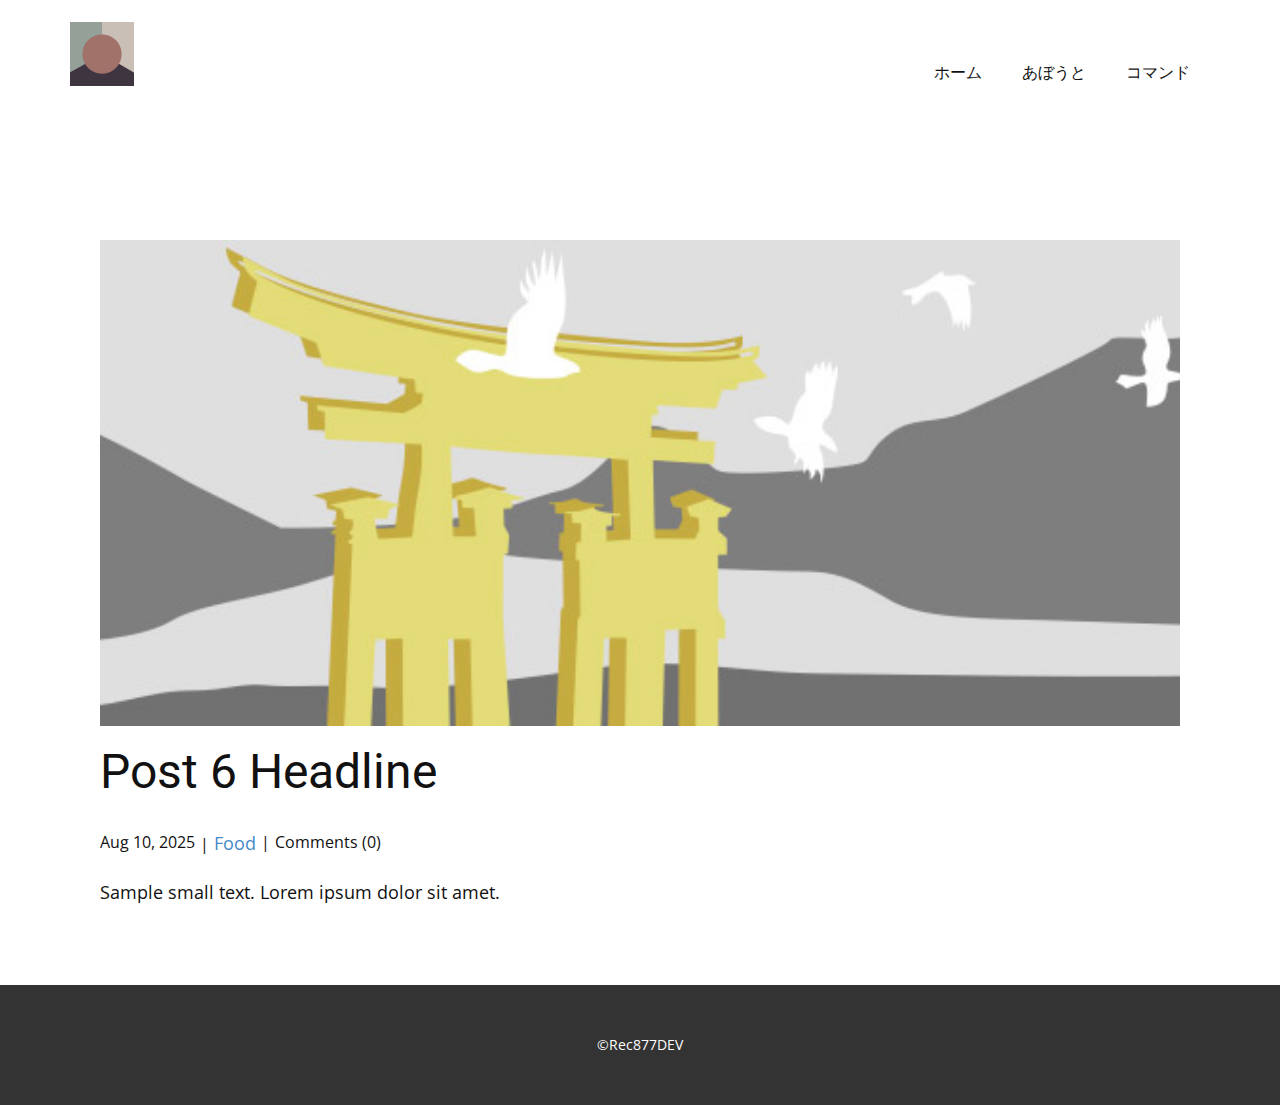
<file: blog/post-5.html>
<!DOCTYPE html>
<html style="font-size: 16px;" lang="ja-JP"><head>
    <meta name="viewport" content="width=device-width, initial-scale=1.0">
    <meta charset="utf-8">
    <meta name="keywords" content="Post 1 Headline">
    <meta name="description" content="淫夢要素と荒らし対策をほどほどに備えたDiscord Bot">
    <title>Post 6 Headline</title>
    <link rel="stylesheet" href="../nicepage.css" media="screen">
<link rel="stylesheet" href="../Post-Template.css" media="screen">
    <script class="u-script" type="text/javascript" src="../jquery.js" defer=""></script>
    <script class="u-script" type="text/javascript" src="../nicepage.js" defer=""></script>
    <meta name="generator" content="Nicepage 7.11.4, nicepage.com">
    <link rel="icon" href="../images/bot.png">
    
    
    
    <link id="u-theme-google-font" rel="stylesheet" href="https://fonts.googleapis.com/css?family=Roboto:100,100i,200,200i,300,300i,400,400i,500,500i,600,600i,700,700i,800,800i,900,900i|Open+Sans:300,300i,400,400i,500,500i,600,600i,700,700i,800,800i">
    <script type="application/ld+json">{
		"@context": "http://schema.org",
		"@type": "Organization",
		"name": "あうあうBot - 清潔なDiscord Bot",
		"logo": "images/bot.png?rand=2789"
}</script>
    <meta name="theme-color" content="#478ac9">
  <meta data-intl-tel-input-cdn-path="intlTelInput/"></head>
  <body data-path-to-root="./" data-include-products="false" class="u-body u-xl-mode" data-lang="ja"><header class="u-clearfix u-header u-header" id="header"><div class="u-clearfix u-sheet u-valign-middle-lg u-valign-middle-md u-valign-middle-sm u-valign-middle-xs u-sheet-1">
        <a href="#" class="u-image u-logo u-image-1" data-image-width="256" data-image-height="256">
          <img src="../images/bot.png?rand=2789" class="u-logo-image u-logo-image-1">
        </a>
        <nav class="u-menu u-menu-one-level u-offcanvas u-menu-1" role="navigation">
          <div class="menu-collapse" style="font-size: 1rem; letter-spacing: 0px;">
            <a class="u-button-style u-custom-left-right-menu-spacing u-custom-padding-bottom u-custom-text-active-color u-custom-text-hover-color u-custom-top-bottom-menu-spacing u-hamburger-link u-nav-link u-text-active-palette-1-base u-text-hover-palette-2-base" href="#" tabindex="-1" aria-label="Open menu" aria-controls="4fda">
              <svg class="u-svg-link" viewBox="0 0 24 24"><use xlink:href="#menu-hamburger"></use></svg>
              <svg class="u-svg-content" version="1.1" id="menu-hamburger" viewBox="0 0 16 16" x="0px" y="0px" xmlns:xlink="http://www.w3.org/1999/xlink" xmlns="http://www.w3.org/2000/svg"><g><rect y="1" width="16" height="2"></rect><rect y="7" width="16" height="2"></rect><rect y="13" width="16" height="2"></rect>
</g></svg>
            </a>
          </div>
          <div class="u-custom-menu u-nav-container">
            <ul class="u-nav u-unstyled u-nav-1" role="menubar"><li role="none" class="u-nav-item"><a role="menuitem" class="u-button-style u-nav-link u-text-active-custom-color-2 u-text-hover-custom-color-1" href="../" style="padding: 10px 20px;">ホーム</a>
</li><li role="none" class="u-nav-item"><a role="menuitem" class="u-button-style u-nav-link u-text-active-custom-color-2 u-text-hover-custom-color-1" href="../" style="padding: 10px 20px;">あぼうと</a>
</li><li role="none" class="u-nav-item"><a role="menuitem" class="u-button-style u-nav-link u-text-active-custom-color-2 u-text-hover-custom-color-1" href="../" style="padding: 10px 20px;">コマンド</a>
</li></ul>
          </div>
          <div class="u-custom-menu u-nav-container-collapse" id="4fda" role="region" aria-label="Menu panel">
            <div class="u-black u-container-style u-inner-container-layout u-opacity u-opacity-95 u-sidenav">
              <div class="u-inner-container-layout u-sidenav-overflow">
                <div class="u-menu-close" tabindex="-1" aria-label="Close menu"></div>
                <ul class="u-align-center u-nav u-popupmenu-items u-unstyled u-nav-2" role="menubar"><li role="none" class="u-nav-item"><a role="menuitem" class="u-button-style u-nav-link" href="../">ホーム</a>
</li><li role="none" class="u-nav-item"><a role="menuitem" class="u-button-style u-nav-link" href="../">あぼうと</a>
</li><li role="none" class="u-nav-item"><a role="menuitem" class="u-button-style u-nav-link" href="../">コマンド</a>
</li></ul>
              </div>
            </div>
            <div class="u-black u-menu-overlay u-opacity u-opacity-70"></div>
          </div>
        </nav>
      </div></header>
    <section class="u-align-center u-clearfix u-section-1" id="block-1">
      <div class="u-clearfix u-sheet u-valign-middle-md u-valign-middle-sm u-valign-middle-xs u-sheet-1"><!--post_details--><!--post_details_options_json--><!--{"source":""}--><!--/post_details_options_json--><!--blog_post-->
        <div class="u-container-style u-expanded-width u-post-details u-post-details-1">
          <div class="u-container-layout u-valign-middle u-container-layout-1"><!--blog_post_image-->
            <img alt="" class="u-blog-control u-expanded-width u-image u-image-default u-image-1" src="../images/8ad73f3c.jpeg"><!--/blog_post_image--><!--blog_post_header-->
            <h2 class="u-blog-control u-text u-text-1">Post 6 Headline</h2><!--/blog_post_header--><!--blog_post_metadata-->
            <div class="u-blog-control u-metadata u-metadata-1"><!--blog_post_metadata_date--><span class="u-meta-date u-meta-icon">Aug 10, 2025</span><!--/blog_post_metadata_date--><!--blog_post_metadata_category--><span class="u-meta-category u-meta-icon"><a href="/blog/blog.html#/blog-1///1">Food</a></span><!--/blog_post_metadata_category--><!--blog_post_metadata_comments--><span class="u-meta-comments u-meta-icon"><!--blog_post_metadata_comments_content-->Comments (0)<!--/blog_post_metadata_comments_content--></span><!--/blog_post_metadata_comments-->
            </div><!--/blog_post_metadata--><!--blog_post_content-->
            <div class="u-align-justify u-blog-control u-post-content u-text u-text-2 fr-view">
  <p>Sample small text. Lorem ipsum dolor sit amet.</p>
  </div><!--/blog_post_content-->
          </div>
        </div><!--/blog_post--><!--/post_details-->
      </div>
    </section>
    
    
    
    <footer class="u-align-center u-clearfix u-container-align-center u-footer u-grey-80 u-footer" id="footer"><div class="u-clearfix u-sheet u-valign-middle-lg u-valign-middle-md u-valign-middle-sm u-sheet-1">
        <p class="u-small-text u-text u-text-variant u-text-1">©Rec877DEV</p>
      </div></footer>
  
</body></html>
</file>
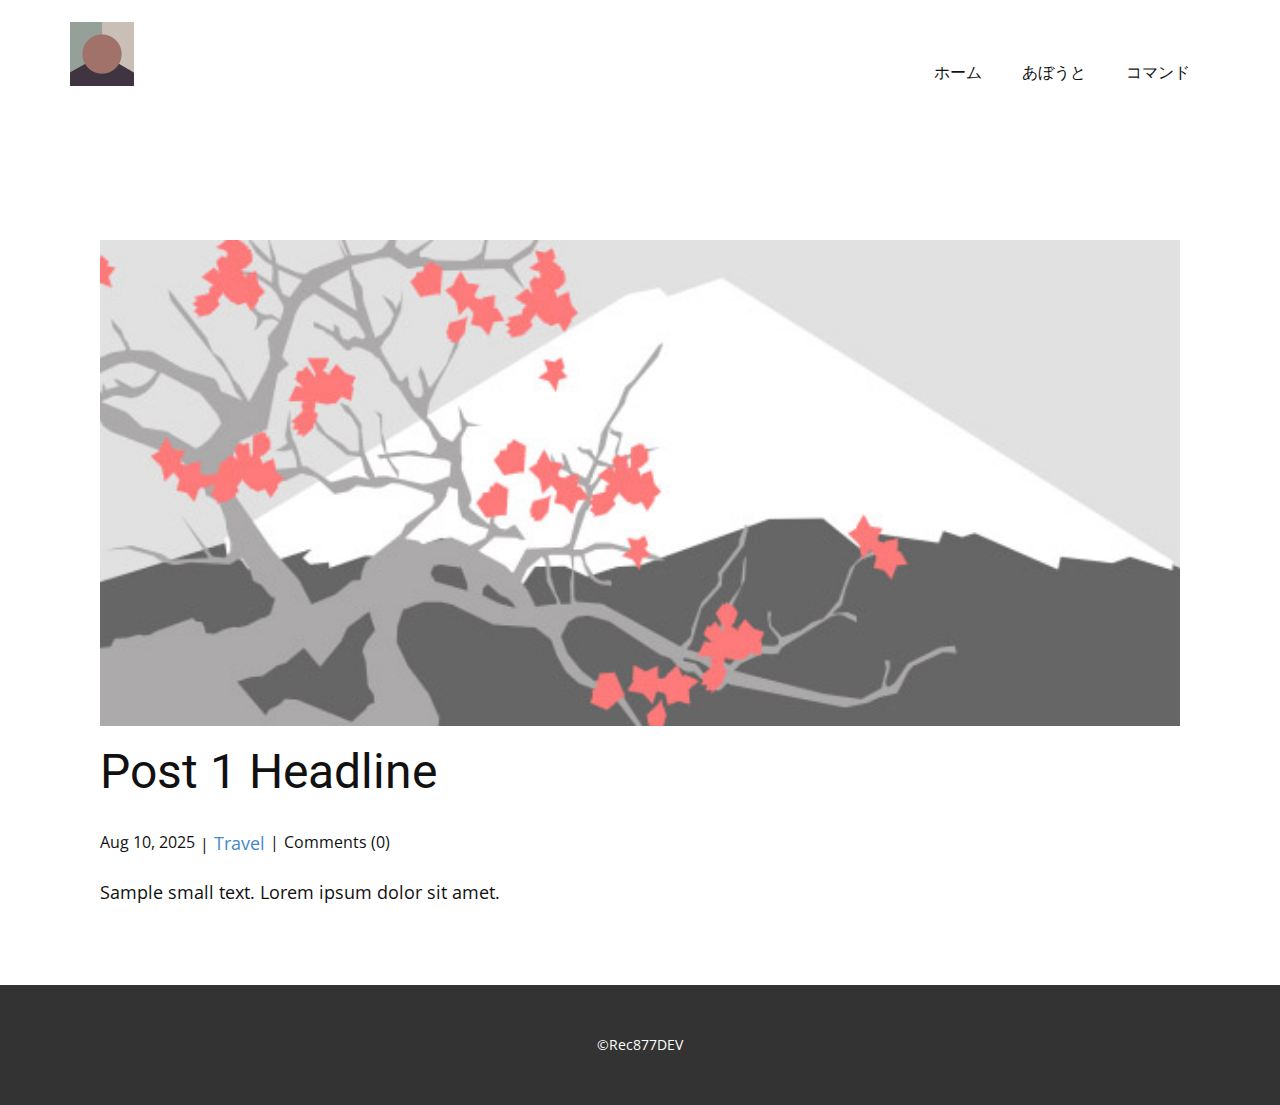
<file: blog/post.html>
<!DOCTYPE html>
<html style="font-size: 16px;" lang="ja-JP"><head>
    <meta name="viewport" content="width=device-width, initial-scale=1.0">
    <meta charset="utf-8">
    <meta name="keywords" content="Post 1 Headline">
    <meta name="description" content="淫夢要素と荒らし対策をほどほどに備えたDiscord Bot">
    <title>Post 1 Headline</title>
    <link rel="stylesheet" href="../nicepage.css" media="screen">
<link rel="stylesheet" href="../Post-Template.css" media="screen">
    <script class="u-script" type="text/javascript" src="../jquery.js" defer=""></script>
    <script class="u-script" type="text/javascript" src="../nicepage.js" defer=""></script>
    <meta name="generator" content="Nicepage 7.11.4, nicepage.com">
    <link rel="icon" href="../images/bot.png">
    
    
    
    <link id="u-theme-google-font" rel="stylesheet" href="https://fonts.googleapis.com/css?family=Roboto:100,100i,200,200i,300,300i,400,400i,500,500i,600,600i,700,700i,800,800i,900,900i|Open+Sans:300,300i,400,400i,500,500i,600,600i,700,700i,800,800i">
    <script type="application/ld+json">{
		"@context": "http://schema.org",
		"@type": "Organization",
		"name": "あうあうBot - 清潔なDiscord Bot",
		"logo": "images/bot.png?rand=2789"
}</script>
    <meta name="theme-color" content="#478ac9">
  <meta data-intl-tel-input-cdn-path="intlTelInput/"></head>
  <body data-path-to-root="./" data-include-products="false" class="u-body u-xl-mode" data-lang="ja"><header class="u-clearfix u-header u-header" id="header"><div class="u-clearfix u-sheet u-valign-middle-lg u-valign-middle-md u-valign-middle-sm u-valign-middle-xs u-sheet-1">
        <a href="#" class="u-image u-logo u-image-1" data-image-width="256" data-image-height="256">
          <img src="../images/bot.png?rand=2789" class="u-logo-image u-logo-image-1">
        </a>
        <nav class="u-menu u-menu-one-level u-offcanvas u-menu-1" role="navigation">
          <div class="menu-collapse" style="font-size: 1rem; letter-spacing: 0px;">
            <a class="u-button-style u-custom-left-right-menu-spacing u-custom-padding-bottom u-custom-text-active-color u-custom-text-hover-color u-custom-top-bottom-menu-spacing u-hamburger-link u-nav-link u-text-active-palette-1-base u-text-hover-palette-2-base" href="#" tabindex="-1" aria-label="Open menu" aria-controls="4fda">
              <svg class="u-svg-link" viewBox="0 0 24 24"><use xlink:href="#menu-hamburger"></use></svg>
              <svg class="u-svg-content" version="1.1" id="menu-hamburger" viewBox="0 0 16 16" x="0px" y="0px" xmlns:xlink="http://www.w3.org/1999/xlink" xmlns="http://www.w3.org/2000/svg"><g><rect y="1" width="16" height="2"></rect><rect y="7" width="16" height="2"></rect><rect y="13" width="16" height="2"></rect>
</g></svg>
            </a>
          </div>
          <div class="u-custom-menu u-nav-container">
            <ul class="u-nav u-unstyled u-nav-1" role="menubar"><li role="none" class="u-nav-item"><a role="menuitem" class="u-button-style u-nav-link u-text-active-custom-color-2 u-text-hover-custom-color-1" href="../" style="padding: 10px 20px;">ホーム</a>
</li><li role="none" class="u-nav-item"><a role="menuitem" class="u-button-style u-nav-link u-text-active-custom-color-2 u-text-hover-custom-color-1" href="../" style="padding: 10px 20px;">あぼうと</a>
</li><li role="none" class="u-nav-item"><a role="menuitem" class="u-button-style u-nav-link u-text-active-custom-color-2 u-text-hover-custom-color-1" href="../" style="padding: 10px 20px;">コマンド</a>
</li></ul>
          </div>
          <div class="u-custom-menu u-nav-container-collapse" id="4fda" role="region" aria-label="Menu panel">
            <div class="u-black u-container-style u-inner-container-layout u-opacity u-opacity-95 u-sidenav">
              <div class="u-inner-container-layout u-sidenav-overflow">
                <div class="u-menu-close" tabindex="-1" aria-label="Close menu"></div>
                <ul class="u-align-center u-nav u-popupmenu-items u-unstyled u-nav-2" role="menubar"><li role="none" class="u-nav-item"><a role="menuitem" class="u-button-style u-nav-link" href="../">ホーム</a>
</li><li role="none" class="u-nav-item"><a role="menuitem" class="u-button-style u-nav-link" href="../">あぼうと</a>
</li><li role="none" class="u-nav-item"><a role="menuitem" class="u-button-style u-nav-link" href="../">コマンド</a>
</li></ul>
              </div>
            </div>
            <div class="u-black u-menu-overlay u-opacity u-opacity-70"></div>
          </div>
        </nav>
      </div></header>
    <section class="u-align-center u-clearfix u-section-1" id="block-1">
      <div class="u-clearfix u-sheet u-valign-middle-md u-valign-middle-sm u-valign-middle-xs u-sheet-1"><!--post_details--><!--post_details_options_json--><!--{"source":""}--><!--/post_details_options_json--><!--blog_post-->
        <div class="u-container-style u-expanded-width u-post-details u-post-details-1">
          <div class="u-container-layout u-valign-middle u-container-layout-1"><!--blog_post_image-->
            <img alt="" class="u-blog-control u-expanded-width u-image u-image-default u-image-1" src="../images/0fd3416c.jpeg"><!--/blog_post_image--><!--blog_post_header-->
            <h2 class="u-blog-control u-text u-text-1">Post 1 Headline</h2><!--/blog_post_header--><!--blog_post_metadata-->
            <div class="u-blog-control u-metadata u-metadata-1"><!--blog_post_metadata_date--><span class="u-meta-date u-meta-icon">Aug 10, 2025</span><!--/blog_post_metadata_date--><!--blog_post_metadata_category--><span class="u-meta-category u-meta-icon"><a href="/blog/blog.html#/blog-1///2">Travel</a></span><!--/blog_post_metadata_category--><!--blog_post_metadata_comments--><span class="u-meta-comments u-meta-icon"><!--blog_post_metadata_comments_content-->Comments (0)<!--/blog_post_metadata_comments_content--></span><!--/blog_post_metadata_comments-->
            </div><!--/blog_post_metadata--><!--blog_post_content-->
            <div class="u-align-justify u-blog-control u-post-content u-text u-text-2 fr-view">
  <p>Sample small text. Lorem ipsum dolor sit amet.</p>
  </div><!--/blog_post_content-->
          </div>
        </div><!--/blog_post--><!--/post_details-->
      </div>
    </section>
    
    
    
    <footer class="u-align-center u-clearfix u-container-align-center u-footer u-grey-80 u-footer" id="footer"><div class="u-clearfix u-sheet u-valign-middle-lg u-valign-middle-md u-valign-middle-sm u-sheet-1">
        <p class="u-small-text u-text u-text-variant u-text-1">©Rec877DEV</p>
      </div></footer>
  
</body></html>
</file>
